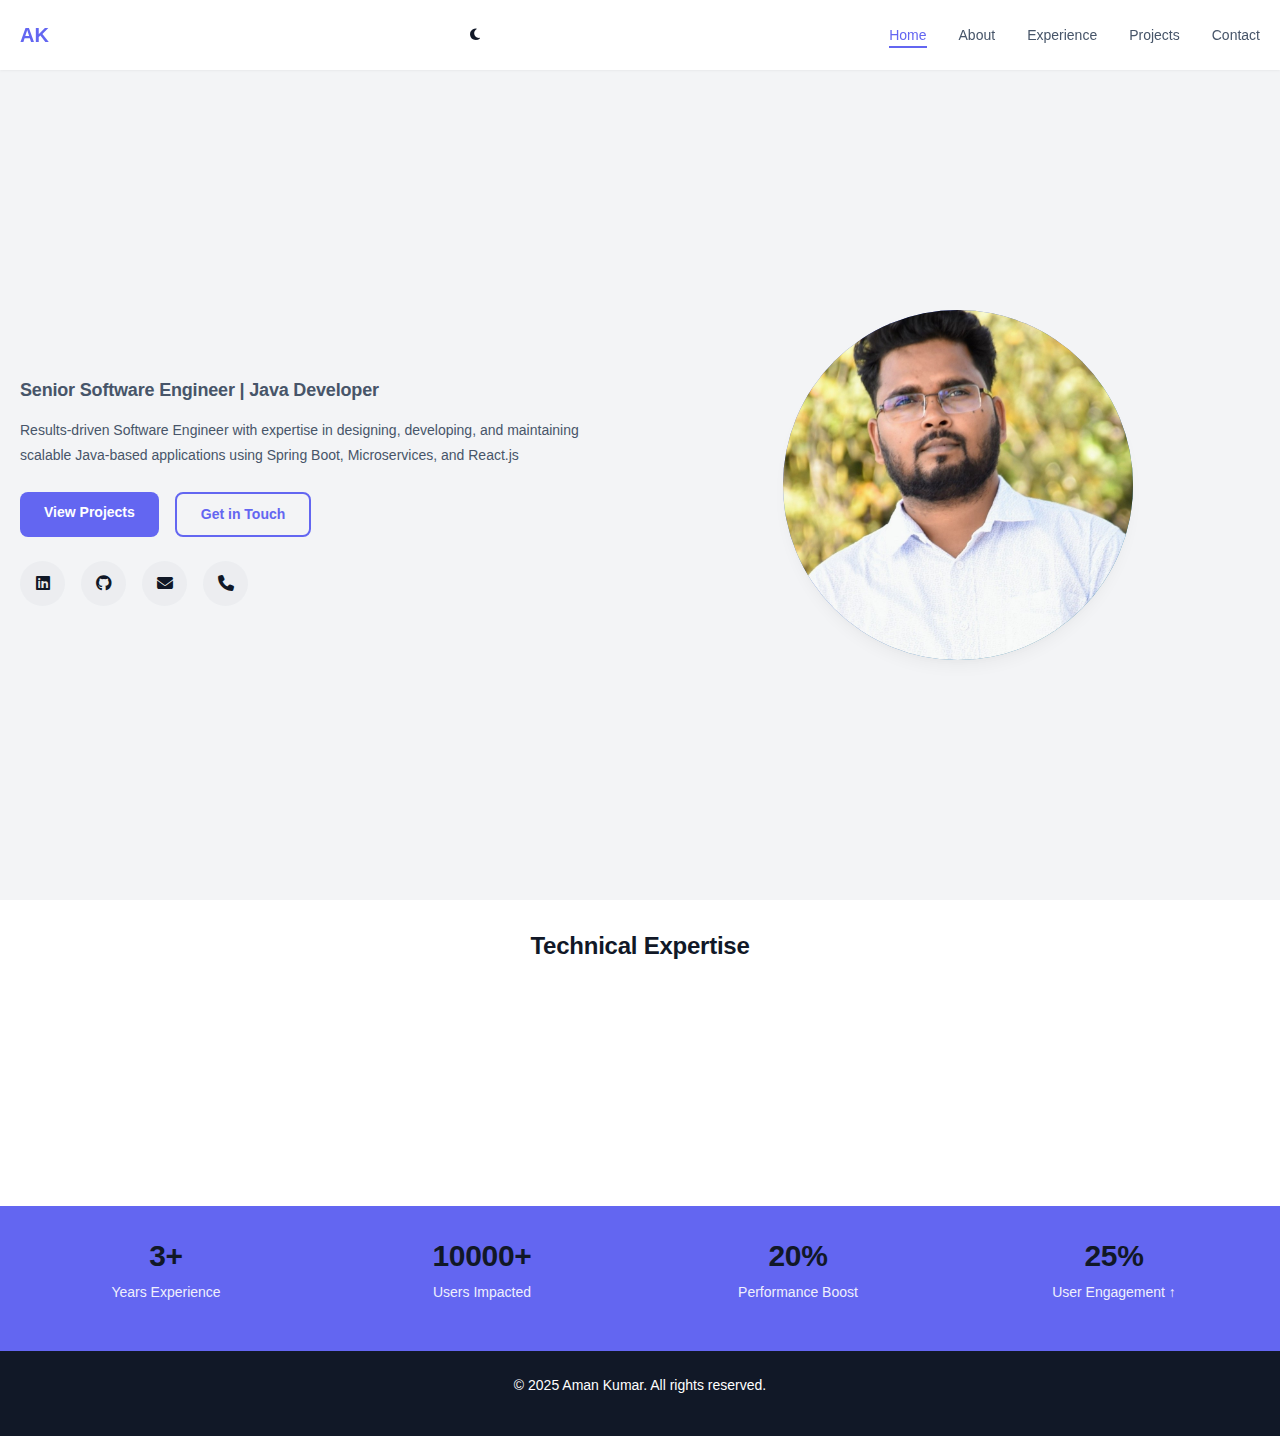
<file: index.html>
<!DOCTYPE html>
<html lang="en">
  <head>
    <meta charset="UTF-8" />
    <meta name="viewport" content="width=device-width, initial-scale=1.0" />
    <meta
      name="description"
      content="Aman Kumar - Senior Software Engineer & Java Developer Portfolio"
    />
    <title>Aman Kumar - Portfolio</title>
    <link rel="stylesheet" href="styles.css" />
    <link
      rel="stylesheet"
      href="https://cdnjs.cloudflare.com/ajax/libs/font-awesome/6.4.0/css/all.min.css"
    />
  </head>
  <body>
    <!-- Navigation -->
    <nav class="navbar" id="navbar">
      <div class="nav-container">
        <a href="index.html" class="logo">AK</a>
        <button class="menu-toggle" id="menuToggle">
          <span></span>
          <span></span>
          <span></span>
        </button>
        <button id="themeToggle" class="theme-toggle" aria-label="Toggle theme">
          <i class="fas fa-moon"></i>
        </button>
        <ul class="nav-menu" id="navMenu">
          <li><a href="index.html" class="nav-link active">Home</a></li>
          <li><a href="about.html" class="nav-link">About</a></li>
          <li><a href="experience.html" class="nav-link">Experience</a></li>
          <li><a href="projects.html" class="nav-link">Projects</a></li>
          <li><a href="contact.html" class="nav-link">Contact</a></li>
        </ul>
      </div>
    </nav>

    <!-- Hero Section -->
    <section class="hero">
      <div class="hero-content">
        <h1 class="hero-title">
          Hi, I'm <span class="highlight">Aman Kumar</span>
        </h1>
        <h2 class="hero-subtitle">Senior Software Engineer | Java Developer</h2>
        <p class="hero-description">
          Results-driven Software Engineer with expertise in designing,
          developing, and maintaining scalable Java-based applications using
          Spring Boot, Microservices, and React.js
        </p>
        <div class="hero-buttons">
          <a href="projects.html" class="btn btn-primary">View Projects</a>
          <a href="contact.html" class="btn btn-secondary">Get in Touch</a>
        </div>
        <div class="social-links">
          <a
            href="https://www.linkedin.com/in/ak9773"
            target="_blank"
            aria-label="LinkedIn"
          >
            <i class="fab fa-linkedin"></i>
          </a>
          <a
            href="https://github.com/AK9773"
            target="_blank"
            aria-label="GitHub"
          >
            <i class="fab fa-github"></i>
          </a>
          <a href="mailto:prajapatiaman445@gmail.com" aria-label="Email">
            <i class="fas fa-envelope"></i>
          </a>
          <a href="tel:+918394079588" aria-label="Phone">
            <i class="fas fa-phone"></i>
          </a>
        </div>
      </div>
      <div class="hero-image">
        <div class="profile-circle">
          <img src="aman.jpg" alt="Aman Kumar" class="avatar" />
        </div>
      </div>
    </section>

    <!-- Skills Overview -->
    <section class="skills-overview">
      <div class="container">
        <h2 class="section-title">Technical Expertise</h2>
        <div class="skills-grid">
          <div class="skill-card">
            <i class="fab fa-java"></i>
            <h3>Backend Development</h3>
            <p>Java, Spring Boot, Microservices, REST APIs</p>
          </div>
          <div class="skill-card">
            <i class="fab fa-react"></i>
            <h3>Frontend Development</h3>
            <p>React.js, Redux Toolkit, Angular, JavaScript</p>
          </div>
          <div class="skill-card">
            <i class="fas fa-database"></i>
            <h3>Databases</h3>
            <p>PostgreSQL, MySQL, MongoDB, Redis</p>
          </div>
          <div class="skill-card">
            <i class="fas fa-cloud"></i>
            <h3>Cloud & DevOps</h3>
            <p>AWS, Docker, Jenkins, CI/CD</p>
          </div>
        </div>
      </div>
    </section>

    <!-- Quick Stats -->
    <section class="stats">
      <div class="container">
        <div class="stats-grid">
          <div class="stat-item">
            <h3 class="stat-number">3+</h3>
            <p class="stat-label">Years Experience</p>
          </div>
          <div class="stat-item">
            <h3 class="stat-number">10000+</h3>
            <p class="stat-label">Users Impacted</p>
          </div>
          <div class="stat-item">
            <h3 class="stat-number">20%</h3>
            <p class="stat-label">Performance Boost</p>
          </div>
          <div class="stat-item">
            <h3 class="stat-number">25%</h3>
            <p class="stat-label">User Engagement ↑</p>
          </div>
        </div>
      </div>
    </section>

    <!-- Footer -->
    <footer class="footer">
      <div class="container">
        <p>&copy; 2025 Aman Kumar. All rights reserved.</p>
      </div>
    </footer>

    <script src="script.js"></script>
  </body>
</html>
</file>
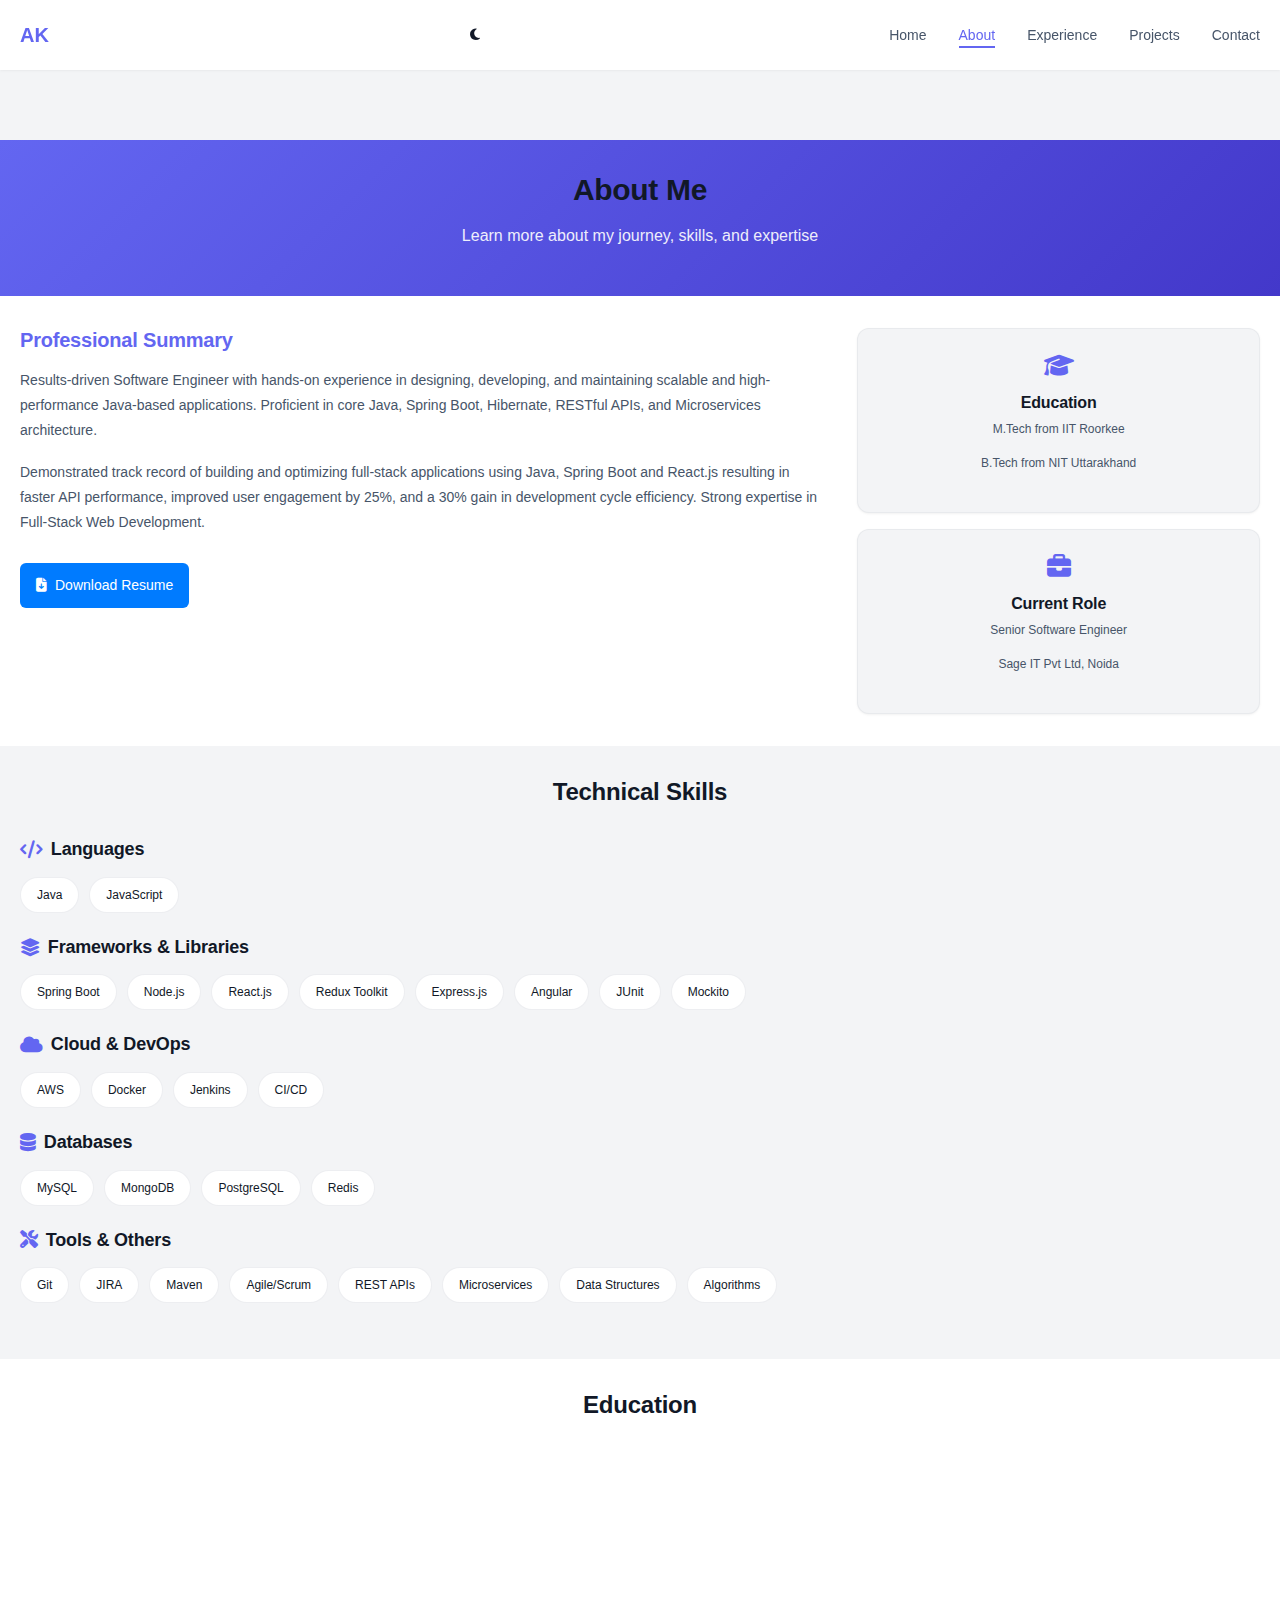
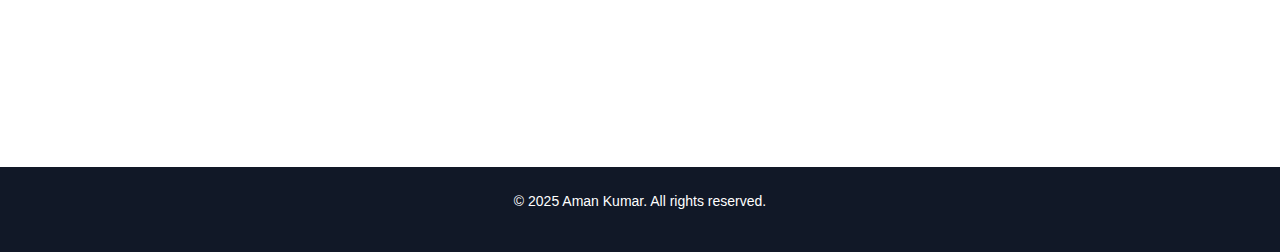
<file: about.html>
<!DOCTYPE html>
<html lang="en">
  <head>
    <meta charset="UTF-8" />
    <meta name="viewport" content="width=device-width, initial-scale=1.0" />
    <meta
      name="description"
      content="About Aman Kumar - Senior Software Engineer"
    />
    <title>About - Aman Kumar</title>
    <link rel="stylesheet" href="styles.css" />
    <link
      rel="stylesheet"
      href="https://cdnjs.cloudflare.com/ajax/libs/font-awesome/6.4.0/css/all.min.css"
    />
  </head>
  <body>
    <!-- Navigation -->
    <nav class="navbar" id="navbar">
      <div class="nav-container">
        <a href="index.html" class="logo">AK</a>
        <button class="menu-toggle" id="menuToggle">
          <span></span>
          <span></span>
          <span></span>
        </button>
        <button id="themeToggle" class="theme-toggle" aria-label="Toggle theme">
          <i class="fas fa-moon"></i>
        </button>
        <ul class="nav-menu" id="navMenu">
          <li><a href="index.html" class="nav-link">Home</a></li>
          <li><a href="about.html" class="nav-link active">About</a></li>
          <li><a href="experience.html" class="nav-link">Experience</a></li>
          <li><a href="projects.html" class="nav-link">Projects</a></li>
          <li><a href="contact.html" class="nav-link">Contact</a></li>
        </ul>
      </div>
    </nav>

    <!-- About Section -->
    <section class="page-header">
      <div class="container">
        <h1>About Me</h1>
        <p>Learn more about my journey, skills, and expertise</p>
      </div>
    </section>

    <section class="about-content">
      <div class="container">
        <div class="about-grid">
          <div class="about-text">
            <h2>Professional Summary</h2>
            <p>
              Results-driven Software Engineer with hands-on experience in
              designing, developing, and maintaining scalable and
              high-performance Java-based applications. Proficient in core Java,
              Spring Boot, Hibernate, RESTful APIs, and Microservices
              architecture.
            </p>
            <p>
              Demonstrated track record of building and optimizing full-stack
              applications using Java, Spring Boot and React.js resulting in
              faster API performance, improved user engagement by 25%, and a 30%
              gain in development cycle efficiency. Strong expertise in
              Full-Stack Web Development.
            </p>
            <p>
              <a
                href="Resume_Aman_Kumar_Java_Developer.pdf"
                download
                class="download-btn"
                style="
                  display: inline-block;
                  padding: 10px 16px;
                  background: #007bff;
                  color: #fff;
                  border-radius: 6px;
                  text-decoration: none;
                  margin-top: 12px;
                "
              >
                <i class="fas fa-file-arrow-down" style="margin-right: 8px"></i
                >Download Resume
              </a>
            </p>
          </div>
          <div class="about-highlights">
            <div class="highlight-card">
              <i class="fas fa-graduation-cap"></i>
              <h3>Education</h3>
              <p>M.Tech from IIT Roorkee</p>
              <p>B.Tech from NIT Uttarakhand</p>
            </div>
            <div class="highlight-card">
              <i class="fas fa-briefcase"></i>
              <h3>Current Role</h3>
              <p>Senior Software Engineer</p>
              <p>Sage IT Pvt Ltd, Noida</p>
            </div>
          </div>
        </div>
      </div>
    </section>

    <!-- Skills Section -->
    <section class="skills-detail">
      <div class="container">
        <h2 class="section-title">Technical Skills</h2>
        <div class="skills-category">
          <h3><i class="fas fa-code"></i> Languages</h3>
          <div class="skill-tags">
            <span class="skill-tag">Java</span>
            <span class="skill-tag">JavaScript</span>
          </div>
        </div>
        <div class="skills-category">
          <h3><i class="fas fa-layer-group"></i> Frameworks & Libraries</h3>
          <div class="skill-tags">
            <span class="skill-tag">Spring Boot</span>
            <span class="skill-tag">Node.js</span>
            <span class="skill-tag">React.js</span>
            <span class="skill-tag">Redux Toolkit</span>
            <span class="skill-tag">Express.js</span>
            <span class="skill-tag">Angular</span>
            <span class="skill-tag">JUnit</span>
            <span class="skill-tag">Mockito</span>
          </div>
        </div>
        <div class="skills-category">
          <h3><i class="fas fa-cloud"></i> Cloud & DevOps</h3>
          <div class="skill-tags">
            <span class="skill-tag">AWS</span>
            <span class="skill-tag">Docker</span>
            <span class="skill-tag">Jenkins</span>
            <span class="skill-tag">CI/CD</span>
          </div>
        </div>
        <div class="skills-category">
          <h3><i class="fas fa-database"></i> Databases</h3>
          <div class="skill-tags">
            <span class="skill-tag">MySQL</span>
            <span class="skill-tag">MongoDB</span>
            <span class="skill-tag">PostgreSQL</span>
            <span class="skill-tag">Redis</span>
          </div>
        </div>
        <div class="skills-category">
          <h3><i class="fas fa-tools"></i> Tools & Others</h3>
          <div class="skill-tags">
            <span class="skill-tag">Git</span>
            <span class="skill-tag">JIRA</span>
            <span class="skill-tag">Maven</span>
            <span class="skill-tag">Agile/Scrum</span>
            <span class="skill-tag">REST APIs</span>
            <span class="skill-tag">Microservices</span>
            <span class="skill-tag">Data Structures</span>
            <span class="skill-tag">Algorithms</span>
          </div>
        </div>
      </div>
    </section>

    <!-- Education Section -->
    <section class="education">
      <div class="container">
        <h2 class="section-title">Education</h2>
        <div class="education-grid">
          <div class="education-card">
            <div class="edu-icon">
              <i class="fas fa-university"></i>
            </div>
            <h3>Master of Technology</h3>
            <h4>Production and Industrial System Engineering</h4>
            <p class="edu-institution">
              Indian Institute of Technology, Roorkee
            </p>
            <p class="edu-duration">2019 - 2021</p>
            <p class="edu-grade">CGPA: 8.29</p>
          </div>
          <div class="education-card">
            <div class="edu-icon">
              <i class="fas fa-university"></i>
            </div>
            <h3>Bachelor of Technology</h3>
            <h4>Mechanical Engineering</h4>
            <p class="edu-institution">
              National Institute of Technology, Uttarakhand
            </p>
            <p class="edu-duration">2013 - 2017</p>
            <p class="edu-grade">CGPA: 7.48</p>
          </div>
        </div>
      </div>
    </section>

    <!-- Footer -->
    <footer class="footer">
      <div class="container">
        <p>&copy; 2025 Aman Kumar. All rights reserved.</p>
      </div>
    </footer>

    <script src="script.js"></script>
  </body>
</html>
</file>
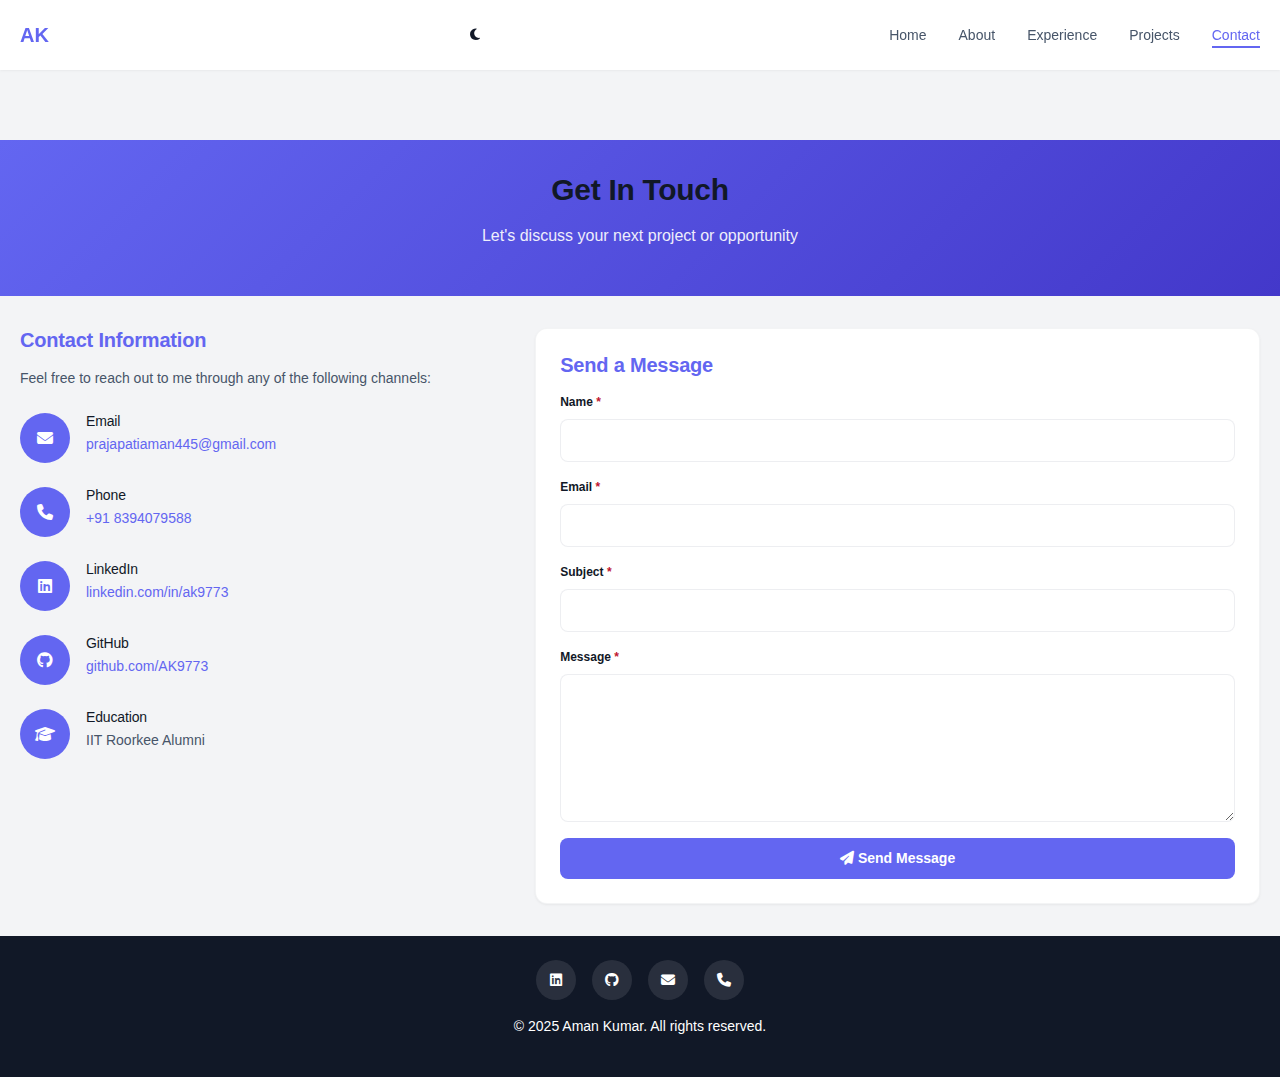
<file: contact.html>
<!DOCTYPE html>
<html lang="en">
  <head>
    <meta charset="UTF-8" />
    <meta name="viewport" content="width=device-width, initial-scale=1.0" />
    <meta
      name="description"
      content="Contact Aman Kumar - Senior Software Engineer"
    />
    <title>Contact - Aman Kumar</title>
    <link rel="stylesheet" href="styles.css" />
    <link
      rel="stylesheet"
      href="https://cdnjs.cloudflare.com/ajax/libs/font-awesome/6.4.0/css/all.min.css"
    />
  </head>
  <body>
    <!-- Navigation -->
    <nav class="navbar" id="navbar">
      <div class="nav-container">
        <a href="index.html" class="logo">AK</a>
        <button class="menu-toggle" id="menuToggle">
          <span></span>
          <span></span>
          <span></span>
        </button>
        <button id="themeToggle" class="theme-toggle" aria-label="Toggle theme">
          <i class="fas fa-moon"></i>
        </button>
        <ul class="nav-menu" id="navMenu">
          <li><a href="index.html" class="nav-link">Home</a></li>
          <li><a href="about.html" class="nav-link">About</a></li>
          <li><a href="experience.html" class="nav-link">Experience</a></li>
          <li><a href="projects.html" class="nav-link">Projects</a></li>
          <li><a href="contact.html" class="nav-link active">Contact</a></li>
        </ul>
      </div>
    </nav>

    <!-- Contact Section -->
    <section class="page-header">
      <div class="container">
        <h1>Get In Touch</h1>
        <p>Let's discuss your next project or opportunity</p>
      </div>
    </section>

    <section class="contact-section">
      <div class="container">
        <div class="contact-grid">
          <!-- Contact Information -->
          <div class="contact-info">
            <h2>Contact Information</h2>
            <p>
              Feel free to reach out to me through any of the following
              channels:
            </p>

            <div class="contact-item">
              <div class="contact-icon">
                <i class="fas fa-envelope"></i>
              </div>
              <div class="contact-details">
                <h3>Email</h3>
                <a href="mailto:prajapatiaman445@gmail.com"
                  >prajapatiaman445@gmail.com</a
                >
              </div>
            </div>

            <div class="contact-item">
              <div class="contact-icon">
                <i class="fas fa-phone"></i>
              </div>
              <div class="contact-details">
                <h3>Phone</h3>
                <a href="tel:+918394079588">+91 8394079588</a>
              </div>
            </div>

            <div class="contact-item">
              <div class="contact-icon">
                <i class="fab fa-linkedin"></i>
              </div>
              <div class="contact-details">
                <h3>LinkedIn</h3>
                <a href="https://www.linkedin.com/in/ak9773" target="_blank"
                  >linkedin.com/in/ak9773</a
                >
              </div>
            </div>

            <div class="contact-item">
              <div class="contact-icon">
                <i class="fab fa-github"></i>
              </div>
              <div class="contact-details">
                <h3>GitHub</h3>
                <a href="https://github.com/AK9773" target="_blank"
                  >github.com/AK9773</a
                >
              </div>
            </div>

            <div class="contact-item">
              <div class="contact-icon">
                <i class="fas fa-graduation-cap"></i>
              </div>
              <div class="contact-details">
                <h3>Education</h3>
                <p>IIT Roorkee Alumni</p>
              </div>
            </div>
          </div>

          <!-- Contact Form -->
          <div class="contact-form-wrapper">
            <h2>Send a Message</h2>
            <form id="contactForm" class="contact-form">
              <div class="form-group">
                <label for="name">Name <span class="required">*</span></label>
                <input
                  type="text"
                  id="name"
                  name="name"
                  class="form-control"
                  required
                />
              </div>

              <div class="form-group">
                <label for="email">Email <span class="required">*</span></label>
                <input
                  type="email"
                  id="email"
                  name="email"
                  class="form-control"
                  required
                />
              </div>

              <div class="form-group">
                <label for="subject"
                  >Subject <span class="required">*</span></label
                >
                <input
                  type="text"
                  id="subject"
                  name="subject"
                  class="form-control"
                  required
                />
              </div>

              <div class="form-group">
                <label for="message"
                  >Message <span class="required">*</span></label
                >
                <textarea
                  id="message"
                  name="message"
                  class="form-control"
                  rows="6"
                  required
                ></textarea>
              </div>

              <button type="submit" class="btn btn-primary btn-full-width">
                <i class="fas fa-paper-plane"></i> Send Message
              </button>
            </form>
            <div id="formMessage" class="form-message"></div>
          </div>
        </div>
      </div>
    </section>

    <!-- Footer -->
    <footer class="footer">
      <div class="container">
        <div class="footer-content">
          <div class="footer-social">
            <a
              href="https://www.linkedin.com/in/ak9773"
              target="_blank"
              aria-label="LinkedIn"
            >
              <i class="fab fa-linkedin"></i>
            </a>
            <a
              href="https://github.com/AK9773"
              target="_blank"
              aria-label="GitHub"
            >
              <i class="fab fa-github"></i>
            </a>
            <a href="mailto:prajapatiaman445@gmail.com" aria-label="Email">
              <i class="fas fa-envelope"></i>
            </a>
            <a href="tel:+918394079588" aria-label="Phone">
              <i class="fas fa-phone"></i>
            </a>
          </div>
          <p>&copy; 2025 Aman Kumar. All rights reserved.</p>
        </div>
      </div>
    </footer>

    <script src="script.js"></script>
  </body>
</html>
</file>
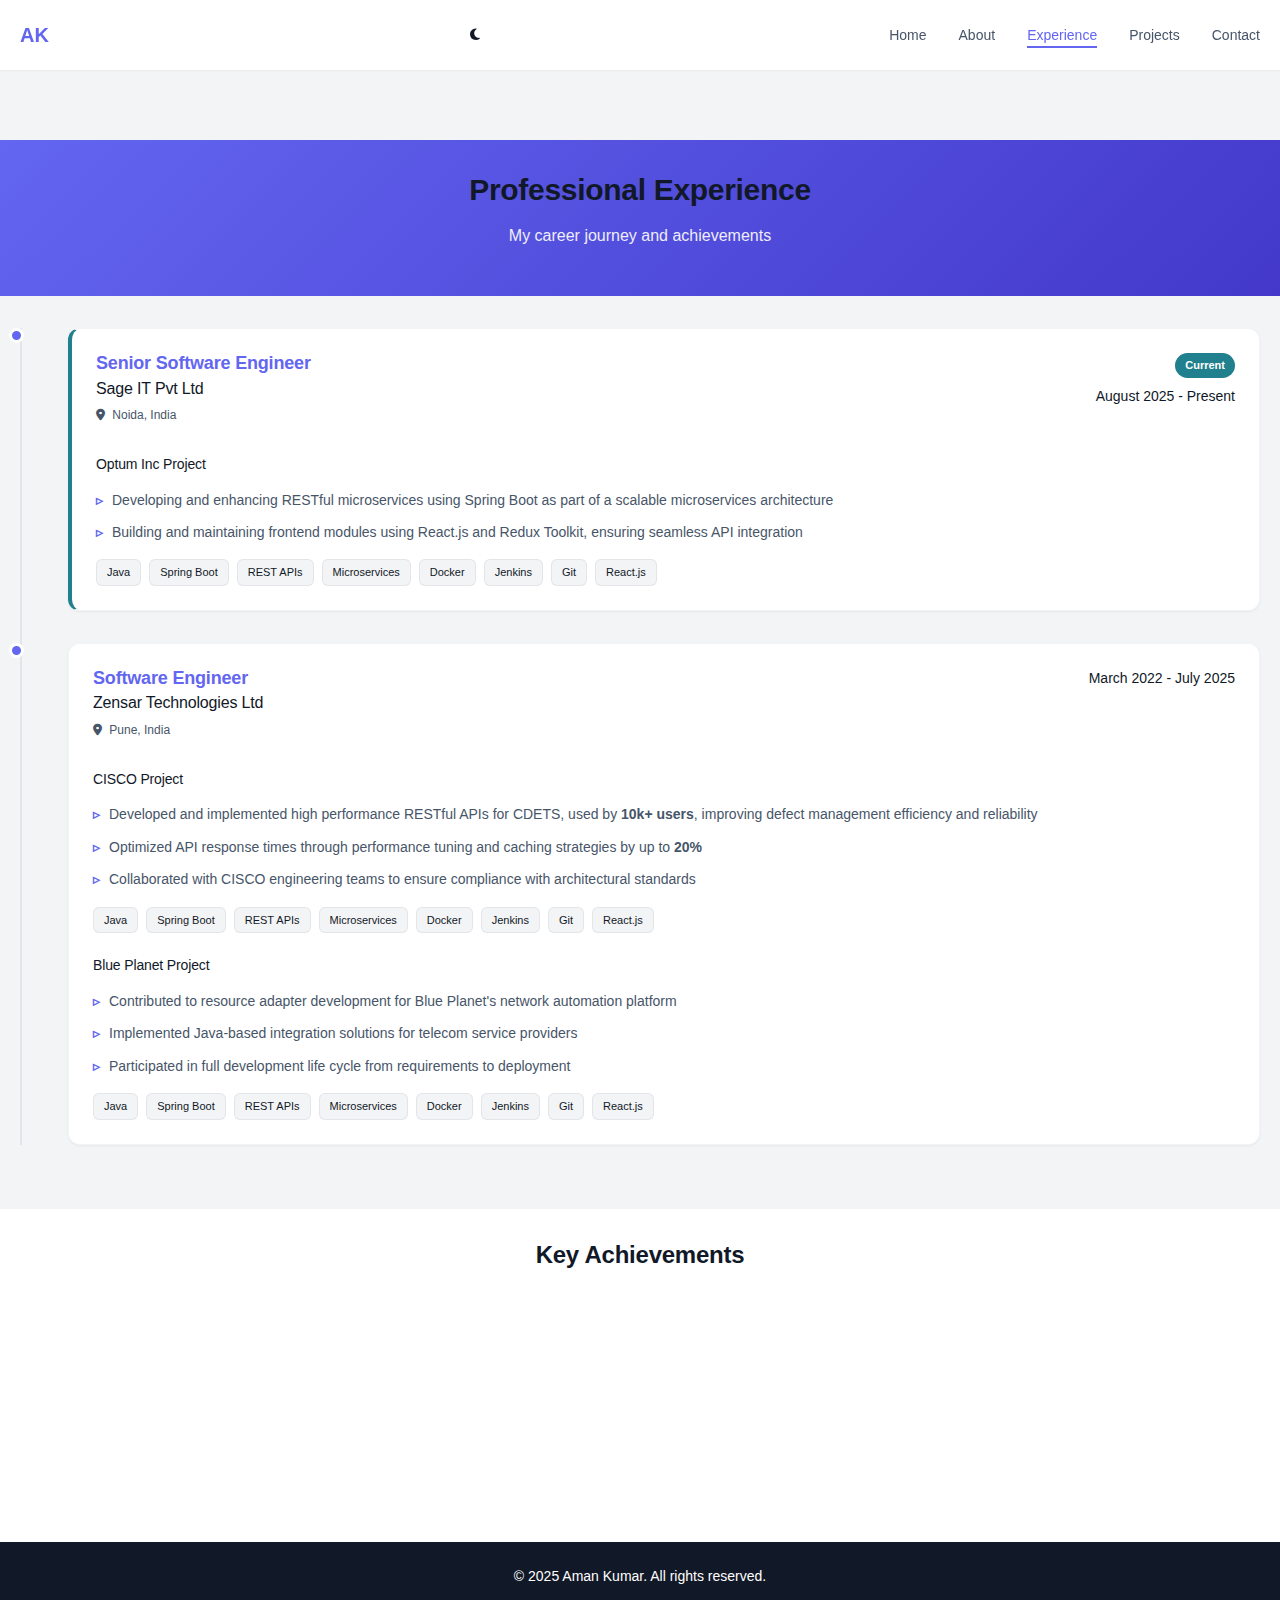
<file: experience.html>
<!DOCTYPE html>
<html lang="en">
  <head>
    <meta charset="UTF-8" />
    <meta name="viewport" content="width=device-width, initial-scale=1.0" />
    <meta name="description" content="Work Experience - Aman Kumar" />
    <title>Experience - Aman Kumar</title>
    <link rel="stylesheet" href="styles.css" />
    <link
      rel="stylesheet"
      href="https://cdnjs.cloudflare.com/ajax/libs/font-awesome/6.4.0/css/all.min.css"
    />
  </head>
  <body>
    <!-- Navigation -->
    <nav class="navbar" id="navbar">
      <div class="nav-container">
        <a href="index.html" class="logo">AK</a>
        <button class="menu-toggle" id="menuToggle">
          <span></span>
          <span></span>
          <span></span>
        </button>
        <button id="themeToggle" class="theme-toggle" aria-label="Toggle theme">
          <i class="fas fa-moon"></i>
        </button>
        <ul class="nav-menu" id="navMenu">
          <li><a href="index.html" class="nav-link">Home</a></li>
          <li><a href="about.html" class="nav-link">About</a></li>
          <li>
            <a href="experience.html" class="nav-link active">Experience</a>
          </li>
          <li><a href="projects.html" class="nav-link">Projects</a></li>
          <li><a href="contact.html" class="nav-link">Contact</a></li>
        </ul>
      </div>
    </nav>

    <!-- Experience Section -->
    <section class="page-header">
      <div class="container">
        <h1>Professional Experience</h1>
        <p>My career journey and achievements</p>
      </div>
    </section>

    <section class="experience-section">
      <div class="container">
        <div class="timeline">
          <!-- Current Role -->
          <div class="timeline-item">
            <div class="timeline-marker"></div>
            <div class="timeline-content">
              <div class="experience-card current">
                <div class="exp-header">
                  <div>
                    <h3>Senior Software Engineer</h3>
                    <h4>Sage IT Pvt Ltd</h4>
                    <p class="location">
                      <i class="fas fa-map-marker-alt"></i> Noida, India
                    </p>
                  </div>
                  <div class="exp-duration">
                    <span class="badge badge-current">Current</span>
                    <p>August 2025 - Present</p>
                  </div>
                </div>
                <div class="exp-body">
                  <h5>Optum Inc Project</h5>
                  <ul>
                    <li>
                      Developing and enhancing RESTful microservices using
                      Spring Boot as part of a scalable microservices
                      architecture
                    </li>
                    <li>
                      Building and maintaining frontend modules using React.js
                      and Redux Toolkit, ensuring seamless API integration
                    </li>
                  </ul>
                  <div class="tech-stack">
                    <span class="tech-badge">Java</span>
                    <span class="tech-badge">Spring Boot</span>
                    <span class="tech-badge">REST APIs</span>
                    <span class="tech-badge">Microservices</span>
                    <span class="tech-badge">Docker</span>
                    <span class="tech-badge">Jenkins</span>
                    <span class="tech-badge">Git</span>
                    <span class="tech-badge">React.js</span>
                  </div>
                </div>
              </div>
            </div>
          </div>

          <!-- Previous Role -->
          <div class="timeline-item">
            <div class="timeline-marker"></div>
            <div class="timeline-content">
              <div class="experience-card">
                <div class="exp-header">
                  <div>
                    <h3>Software Engineer</h3>
                    <h4>Zensar Technologies Ltd</h4>
                    <p class="location">
                      <i class="fas fa-map-marker-alt"></i> Pune, India
                    </p>
                  </div>
                  <div class="exp-duration">
                    <p>March 2022 - July 2025</p>
                  </div>
                </div>
                <div class="exp-body">
                  <h5>CISCO Project</h5>
                  <ul>
                    <li>
                      Developed and implemented high performance RESTful APIs
                      for CDETS, used by <strong>10k+ users</strong>, improving
                      defect management efficiency and reliability
                    </li>
                    <li>
                      Optimized API response times through performance tuning
                      and caching strategies by up to <strong>20%</strong>
                    </li>
                    <li>
                      Collaborated with CISCO engineering teams to ensure
                      compliance with architectural standards
                    </li>
                  </ul>
                  <div class="tech-stack">
                    <span class="tech-badge">Java</span>
                    <span class="tech-badge">Spring Boot</span>
                    <span class="tech-badge">REST APIs</span>
                    <span class="tech-badge">Microservices</span>
                    <span class="tech-badge">Docker</span>
                    <span class="tech-badge">Jenkins</span>
                    <span class="tech-badge">Git</span>
                    <span class="tech-badge">React.js</span>
                  </div>

                  <h5 class="project-spacing">Blue Planet Project</h5>
                  <ul>
                    <li>
                      Contributed to resource adapter development for Blue
                      Planet's network automation platform
                    </li>
                    <li>
                      Implemented Java-based integration solutions for telecom
                      service providers
                    </li>
                    <li>
                      Participated in full development life cycle from
                      requirements to deployment
                    </li>
                  </ul>
                  <div class="tech-stack">
                    <span class="tech-badge">Java</span>
                    <span class="tech-badge">Spring Boot</span>
                    <span class="tech-badge">REST APIs</span>
                    <span class="tech-badge">Microservices</span>
                    <span class="tech-badge">Docker</span>
                    <span class="tech-badge">Jenkins</span>
                    <span class="tech-badge">Git</span>
                    <span class="tech-badge">React.js</span>
                  </div>
                </div>
              </div>
            </div>
          </div>
        </div>
      </div>
    </section>

    <!-- Key Achievements -->
    <section class="achievements">
      <div class="container">
        <h2 class="section-title">Key Achievements</h2>
        <div class="achievements-grid">
          <div class="achievement-card">
            <div class="achievement-icon">
              <i class="fas fa-users"></i>
            </div>
            <h3>10000+</h3>
            <p>Users Served</p>
            <span>RESTful APIs for CDETS</span>
          </div>
          <div class="achievement-card">
            <div class="achievement-icon">
              <i class="fas fa-tachometer-alt"></i>
            </div>
            <h3>20%</h3>
            <p>Performance Boost</p>
            <span>API Response Time Optimization</span>
          </div>
          <div class="achievement-card">
            <div class="achievement-icon">
              <i class="fas fa-chart-line"></i>
            </div>
            <h3>25%</h3>
            <p>User Engagement</p>
            <span>Improved Through Full-Stack Solutions</span>
          </div>
          <div class="achievement-card">
            <div class="achievement-icon">
              <i class="fas fa-rocket"></i>
            </div>
            <h3>30%</h3>
            <p>Dev Cycle Efficiency</p>
            <span>Gained Through Optimization</span>
          </div>
        </div>
      </div>
    </section>

    <!-- Footer -->
    <footer class="footer">
      <div class="container">
        <p>&copy; 2025 Aman Kumar. All rights reserved.</p>
      </div>
    </footer>

    <script src="script.js"></script>
  </body>
</html>
</file>
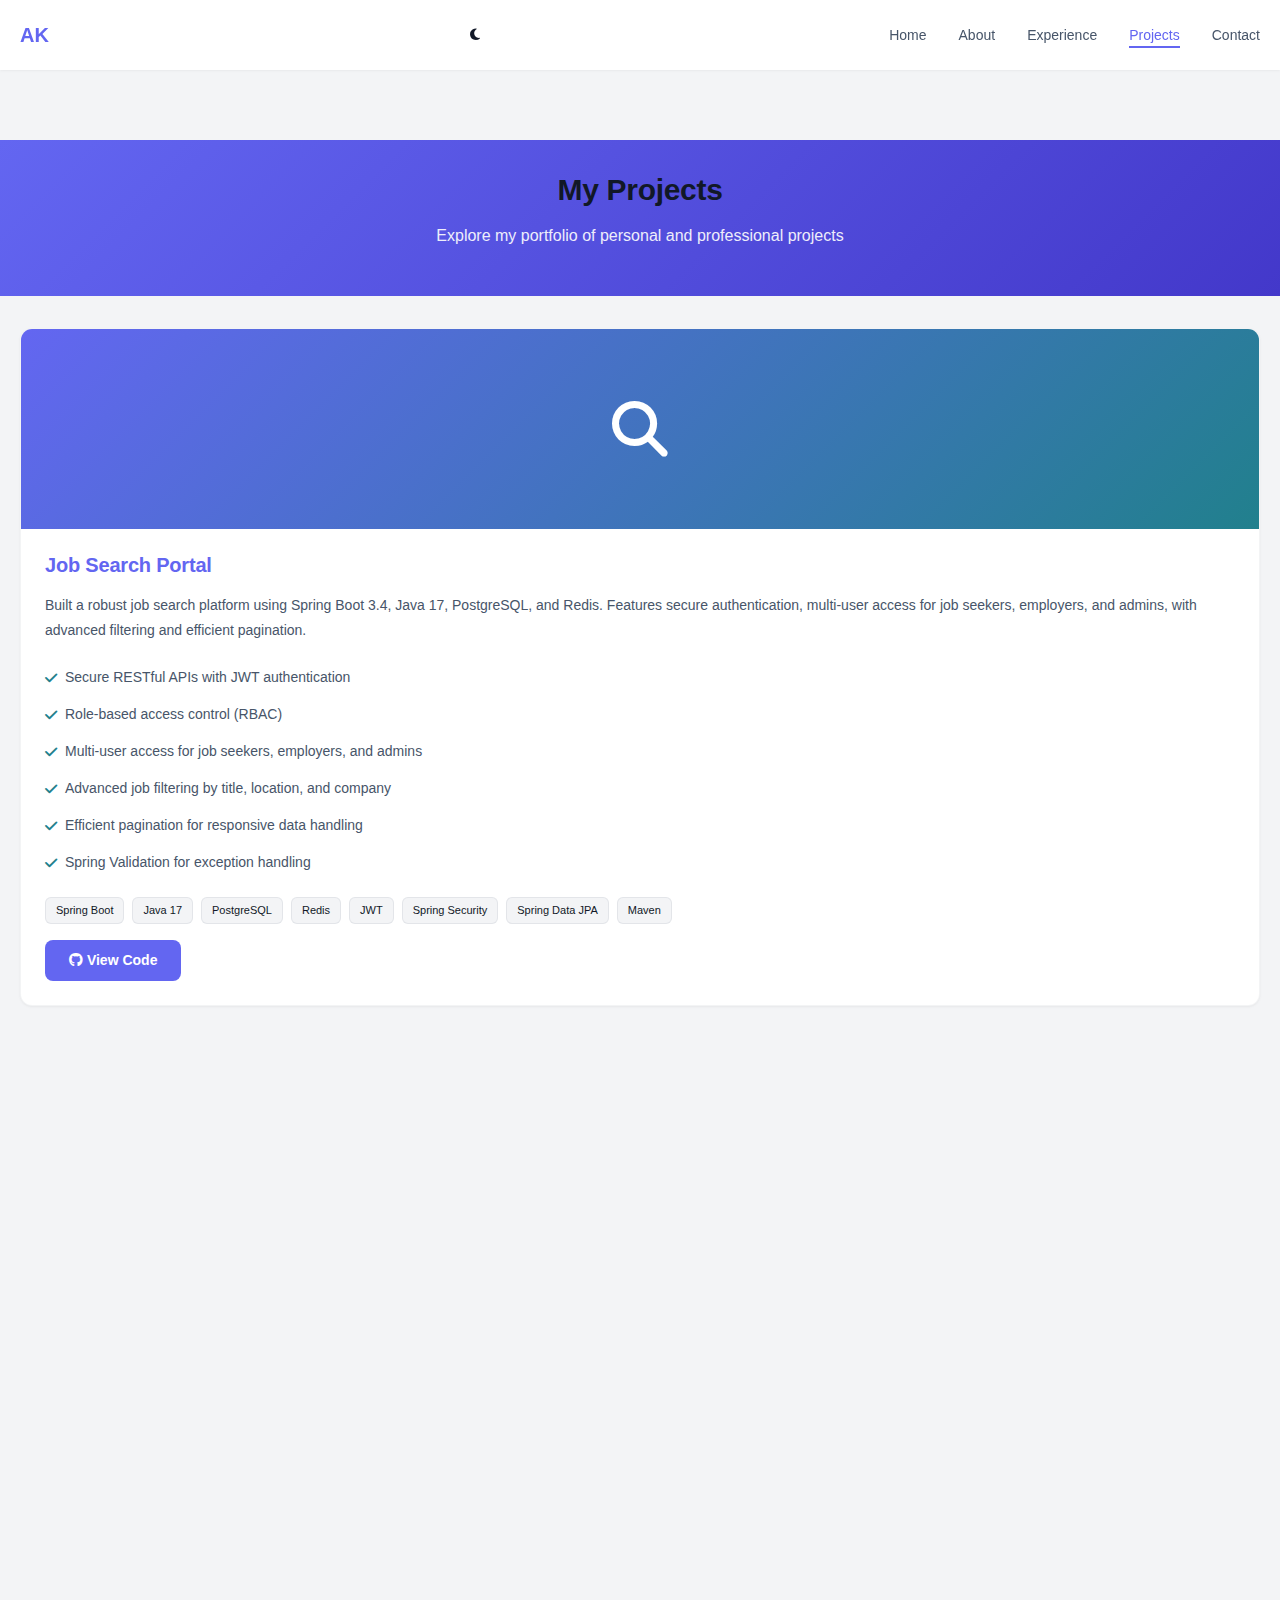
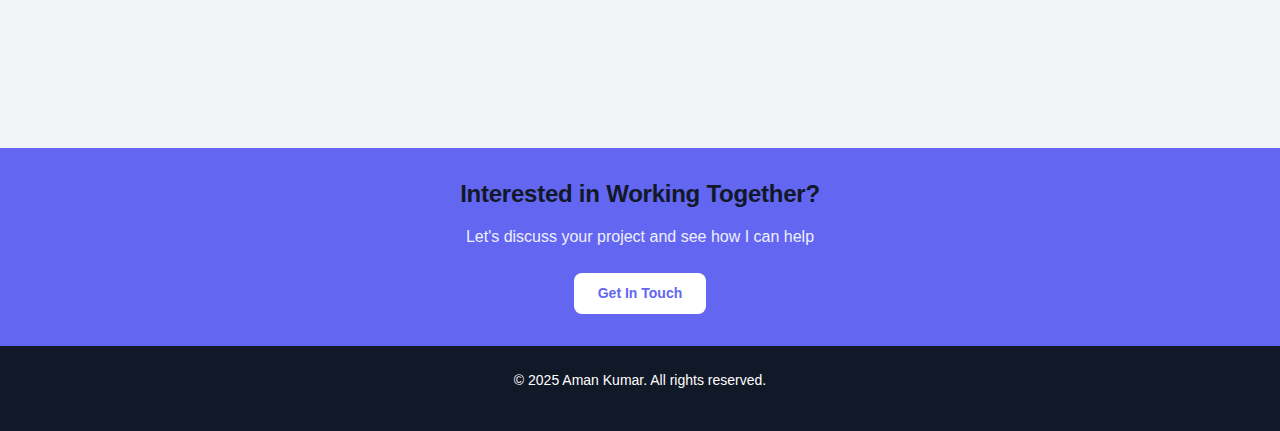
<file: projects.html>
<!DOCTYPE html>
<html lang="en">
  <head>
    <meta charset="UTF-8" />
    <meta name="viewport" content="width=device-width, initial-scale=1.0" />
    <meta name="description" content="Projects - Aman Kumar" />
    <title>Projects - Aman Kumar</title>
    <link rel="stylesheet" href="styles.css" />
    <link
      rel="stylesheet"
      href="https://cdnjs.cloudflare.com/ajax/libs/font-awesome/6.4.0/css/all.min.css"
    />
  </head>
  <body>
    <!-- Navigation -->
    <nav class="navbar" id="navbar">
      <div class="nav-container">
        <a href="index.html" class="logo">AK</a>
        <button class="menu-toggle" id="menuToggle">
          <span></span>
          <span></span>
          <span></span>
        </button>
        <button id="themeToggle" class="theme-toggle" aria-label="Toggle theme">
          <i class="fas fa-moon"></i>
        </button>
        <ul class="nav-menu" id="navMenu">
          <li><a href="index.html" class="nav-link">Home</a></li>
          <li><a href="about.html" class="nav-link">About</a></li>
          <li><a href="experience.html" class="nav-link">Experience</a></li>
          <li><a href="projects.html" class="nav-link active">Projects</a></li>
          <li><a href="contact.html" class="nav-link">Contact</a></li>
        </ul>
      </div>
    </nav>

    <!-- Projects Section -->
    <section class="page-header">
      <div class="container">
        <h1>My Projects</h1>
        <p>Explore my portfolio of personal and professional projects</p>
      </div>
    </section>

    <section class="projects-section">
      <div class="container">
        <div class="projects-grid">
          <!-- Project 1: Job Search Portal -->
          <div class="project-card">
            <div class="project-image">
              <i class="fas fa-search"></i>
            </div>
            <div class="project-content">
              <h3>Job Search Portal</h3>
              <p class="project-description">
                Built a robust job search platform using Spring Boot 3.4, Java
                17, PostgreSQL, and Redis. Features secure authentication,
                multi-user access for job seekers, employers, and admins, with
                advanced filtering and efficient pagination.
              </p>
              <ul class="project-features">
                <li>
                  <i class="fas fa-check"></i> Secure RESTful APIs with JWT
                  authentication
                </li>
                <li>
                  <i class="fas fa-check"></i> Role-based access control (RBAC)
                </li>
                <li>
                  <i class="fas fa-check"></i> Multi-user access for job
                  seekers, employers, and admins
                </li>
                <li>
                  <i class="fas fa-check"></i> Advanced job filtering by title,
                  location, and company
                </li>
                <li>
                  <i class="fas fa-check"></i> Efficient pagination for
                  responsive data handling
                </li>
                <li>
                  <i class="fas fa-check"></i> Spring Validation for exception
                  handling
                </li>
              </ul>
              <div class="project-tech">
                <span class="tech-badge">Spring Boot</span>
                <span class="tech-badge">Java 17</span>
                <span class="tech-badge">PostgreSQL</span>
                <span class="tech-badge">Redis</span>
                <span class="tech-badge">JWT</span>
                <span class="tech-badge">Spring Security</span>
                <span class="tech-badge">Spring Data JPA</span>
                <span class="tech-badge">Maven</span>
              </div>
              <div class="project-links">
                <a
                  href="https://github.com/AK9773/job-search-portal"
                  target="_blank"
                  class="btn btn-primary"
                >
                  <i class="fab fa-github"></i> View Code
                </a>
              </div>
            </div>
          </div>

          <!-- Project 2: E-Commerce Application -->
          <div class="project-card">
            <div class="project-image">
              <i class="fas fa-shopping-cart"></i>
            </div>
            <div class="project-content">
              <h3>E-Commerce Web Application</h3>
              <p class="project-description">
                Built a full-featured e-commerce web application from scratch
                using the MERN stack. Implemented secure user authentication,
                product catalogue management, shopping cart functionality, and
                checkout flows with responsive design.
              </p>
              <ul class="project-features">
                <li>
                  <i class="fas fa-check"></i> Secure user authentication and
                  authorization with JWT
                </li>
                <li>
                  <i class="fas fa-check"></i> Complete product catalogue
                  management
                </li>
                <li>
                  <i class="fas fa-check"></i> Shopping cart and checkout flows
                </li>
                <li>
                  <i class="fas fa-check"></i> Responsive design for all devices
                </li>
                <li>
                  <i class="fas fa-check"></i> State management with Redux
                </li>
                <li><i class="fas fa-check"></i> RESTful API architecture</li>
              </ul>
              <div class="project-tech">
                <span class="tech-badge">MongoDB</span>
                <span class="tech-badge">Express.js</span>
                <span class="tech-badge">React.js</span>
                <span class="tech-badge">Node.js</span>
                <span class="tech-badge">JWT</span>
                <span class="tech-badge">Redux</span>
              </div>
              <div class="project-links">
                <a
                  href="https://github.com/AK9773/e-commerce-app-using-MERN"
                  target="_blank"
                  class="btn btn-primary"
                >
                  <i class="fab fa-github"></i> View Code
                </a>
              </div>
            </div>
          </div>
        </div>
      </div>
    </section>

    <!-- Call to Action -->
    <section class="cta-section">
      <div class="container">
        <h2>Interested in Working Together?</h2>
        <p>Let's discuss your project and see how I can help</p>
        <a href="contact.html" class="btn btn-primary">Get In Touch</a>
      </div>
    </section>

    <!-- Footer -->
    <footer class="footer">
      <div class="container">
        <p>&copy; 2025 Aman Kumar. All rights reserved.</p>
      </div>
    </footer>

    <script src="script.js"></script>
  </body>
</html>
</file>
<file: styles.css>
:root {
  /* Primitive Color Tokens */
  --color-white: rgba(255, 255, 255, 1);
  --color-black: rgba(0, 0, 0, 1);
  --color-cream-50: rgba(252, 252, 249, 1);
  --color-cream-100: rgba(255, 255, 253, 1);
  --color-gray-200: rgba(245, 245, 245, 1);
  --color-gray-300: rgba(167, 169, 169, 1);
  --color-gray-400: rgba(119, 124, 124, 1);
  --color-slate-500: rgba(98, 108, 113, 1);
  --color-brown-600: rgba(94, 82, 64, 1);
  --color-charcoal-700: rgba(31, 33, 33, 1);
  --color-charcoal-800: rgba(38, 40, 40, 1);
  --color-slate-900: rgba(19, 52, 59, 1);
  --color-teal-300: rgba(50, 184, 198, 1);
  --color-teal-400: rgba(45, 166, 178, 1);
  --color-teal-500: rgba(33, 128, 141, 1);
  --color-teal-600: rgba(29, 116, 128, 1);
  --color-teal-700: rgba(26, 104, 115, 1);
  --color-teal-800: rgba(41, 150, 161, 1);
  --color-red-400: rgba(255, 84, 89, 1);
  --color-red-500: rgba(192, 21, 47, 1);
  --color-orange-400: rgba(230, 129, 97, 1);
  --color-orange-500: rgba(168, 75, 47, 1);

  /* RGB versions for opacity control */
  --color-brown-600-rgb: 94, 82, 64;
  --color-teal-500-rgb: 33, 128, 141;
  --color-slate-900-rgb: 19, 52, 59;
  --color-slate-500-rgb: 98, 108, 113;
  --color-red-500-rgb: 192, 21, 47;
  --color-red-400-rgb: 255, 84, 89;
  --color-orange-500-rgb: 168, 75, 47;
  --color-orange-400-rgb: 230, 129, 97;

  /* Background color tokens (Light Mode) */
  --color-bg-1: rgba(59, 130, 246, 0.08); /* Light blue */
  --color-bg-2: rgba(245, 158, 11, 0.08); /* Light yellow */
  --color-bg-3: rgba(34, 197, 94, 0.08); /* Light green */
  --color-bg-4: rgba(239, 68, 68, 0.08); /* Light red */
  --color-bg-5: rgba(147, 51, 234, 0.08); /* Light purple */
  --color-bg-6: rgba(249, 115, 22, 0.08); /* Light orange */
  --color-bg-7: rgba(236, 72, 153, 0.08); /* Light pink */
  --color-bg-8: rgba(6, 182, 212, 0.08); /* Light cyan */

  /* Semantic Color Tokens (Light Mode) */
  /* Gray-first theme for light mode (lighter default values) */
  --color-background: rgba(
    243,
    244,
    246,
    1
  ); /* light gray page bg (gray-100) */
  --color-surface: rgba(255, 255, 255, 1); /* white surfaces / cards */
  --color-text: rgba(17, 24, 39, 1); /* dark gray (gray-900) */
  --color-text-secondary: rgba(71, 85, 105, 1); /* slate-ish secondary text */
  /* New primary palette (indigo) to contrast with gray background */
  --color-primary: rgba(99, 102, 241, 1); /* indigo-500 */
  --color-primary-hover: rgba(79, 70, 229, 1); /* indigo-600 */
  --color-primary-active: rgba(67, 56, 202, 1); /* indigo-700 */
  --color-secondary: rgba(156, 163, 175, 0.08); /* subtle gray secondary bg */
  --color-secondary-hover: rgba(156, 163, 175, 0.16);
  --color-secondary-active: rgba(156, 163, 175, 0.24);
  --color-border: rgba(156, 163, 175, 0.18);
  --color-btn-primary-text: var(--color-white);
  --color-card-border: rgba(156, 163, 175, 0.12);
  --color-card-border-inner: rgba(var(--color-brown-600-rgb), 0.12);
  --color-error: var(--color-red-500);
  --color-success: var(--color-teal-500);
  --color-warning: var(--color-orange-500);
  --color-info: var(--color-slate-500);
  --color-focus-ring: rgba(var(--color-teal-500-rgb), 0.4);
  --color-select-caret: rgba(var(--color-slate-900-rgb), 0.8);

  /* Common style patterns */
  --focus-ring: 0 0 0 3px var(--color-focus-ring);
  --focus-outline: 2px solid var(--color-primary);
  --status-bg-opacity: 0.15;
  --status-border-opacity: 0.25;
  --select-caret-light: url("data:image/svg+xml,%3Csvg xmlns='http://www.w3.org/2000/svg' width='16' height='16' viewBox='0 0 24 24' fill='none' stroke='%23134252' stroke-width='2' stroke-linecap='round' stroke-linejoin='round'%3E%3Cpolyline points='6 9 12 15 18 9'%3E%3C/polyline%3E%3C/svg%3E");
  --select-caret-dark: url("data:image/svg+xml,%3Csvg xmlns='http://www.w3.org/2000/svg' width='16' height='16' viewBox='0 0 24 24' fill='none' stroke='%23f5f5f5' stroke-width='2' stroke-linecap='round' stroke-linejoin='round'%3E%3Cpolyline points='6 9 12 15 18 9'%3E%3C/polyline%3E%3C/svg%3E");

  /* RGB versions for opacity control */
  --color-success-rgb: 33, 128, 141;
  --color-error-rgb: 192, 21, 47;
  --color-warning-rgb: 168, 75, 47;
  --color-info-rgb: 98, 108, 113;

  /* Typography */
  --font-family-base: "FKGroteskNeue", "Geist", "Inter", -apple-system,
    BlinkMacSystemFont, "Segoe UI", Roboto, sans-serif;
  --font-family-mono: "Berkeley Mono", ui-monospace, SFMono-Regular, Menlo,
    Monaco, Consolas, monospace;
  --font-size-xs: 11px;
  --font-size-sm: 12px;
  --font-size-base: 14px;
  --font-size-md: 14px;
  --font-size-lg: 16px;
  --font-size-xl: 18px;
  --font-size-2xl: 20px;
  --font-size-3xl: 24px;
  --font-size-4xl: 30px;
  --font-weight-normal: 400;
  --font-weight-medium: 500;
  --font-weight-semibold: 550;
  --font-weight-bold: 600;
  --line-height-tight: 1.2;
  --line-height-normal: 1.5;
  --letter-spacing-tight: -0.01em;

  /* Spacing */
  --space-0: 0;
  --space-1: 1px;
  --space-2: 2px;
  --space-4: 4px;
  --space-6: 6px;
  --space-8: 8px;
  --space-10: 10px;
  --space-12: 12px;
  --space-16: 16px;
  --space-20: 20px;
  --space-24: 24px;
  --space-32: 32px;

  /* Border Radius */
  --radius-sm: 6px;
  --radius-base: 8px;
  --radius-md: 10px;
  --radius-lg: 12px;
  --radius-full: 9999px;

  /* Shadows */
  --shadow-xs: 0 1px 2px rgba(0, 0, 0, 0.02);
  --shadow-sm: 0 1px 3px rgba(0, 0, 0, 0.04), 0 1px 2px rgba(0, 0, 0, 0.02);
  --shadow-md: 0 4px 6px -1px rgba(0, 0, 0, 0.04),
    0 2px 4px -1px rgba(0, 0, 0, 0.02);
  --shadow-lg: 0 10px 15px -3px rgba(0, 0, 0, 0.04),
    0 4px 6px -2px rgba(0, 0, 0, 0.02);
  --shadow-inset-sm: inset 0 1px 0 rgba(255, 255, 255, 0.15),
    inset 0 -1px 0 rgba(0, 0, 0, 0.03);

  /* Animation */
  --duration-fast: 150ms;
  --duration-normal: 250ms;
  --ease-standard: cubic-bezier(0.16, 1, 0.3, 1);

  /* Layout */
  --container-sm: 640px;
  --container-md: 768px;
  --container-lg: 1024px;
  --container-xl: 1280px;
}

/* Dark mode colors */
@media (prefers-color-scheme: dark) {
  :root {
    /* RGB versions for opacity control (Dark Mode) */
    --color-gray-400-rgb: 119, 124, 124;
    --color-teal-300-rgb: 50, 184, 198;
    --color-gray-300-rgb: 167, 169, 169;
    --color-gray-200-rgb: 245, 245, 245;

    /* Background color tokens (Dark Mode) */
    --color-bg-1: rgba(29, 78, 216, 0.15); /* Dark blue */
    --color-bg-2: rgba(180, 83, 9, 0.15); /* Dark yellow */
    --color-bg-3: rgba(21, 128, 61, 0.15); /* Dark green */
    --color-bg-4: rgba(185, 28, 28, 0.15); /* Dark red */
    --color-bg-5: rgba(107, 33, 168, 0.15); /* Dark purple */
    --color-bg-6: rgba(194, 65, 12, 0.15); /* Dark orange */
    --color-bg-7: rgba(190, 24, 93, 0.15); /* Dark pink */
    --color-bg-8: rgba(8, 145, 178, 0.15); /* Dark cyan */

    /* Semantic Color Tokens (Dark Mode) */
    --color-background: var(--color-charcoal-700);
    --color-surface: var(--color-charcoal-800);
    --color-text: var(--color-gray-200);
    --color-text-secondary: rgba(var(--color-gray-300-rgb), 0.7);
    --color-primary: var(--color-teal-300);
    --color-primary-hover: var(--color-teal-400);
    --color-primary-active: var(--color-teal-800);
    --color-secondary: rgba(var(--color-gray-400-rgb), 0.15);
    --color-secondary-hover: rgba(var(--color-gray-400-rgb), 0.25);
    --color-secondary-active: rgba(var(--color-gray-400-rgb), 0.3);
    --color-border: rgba(var(--color-gray-400-rgb), 0.3);
    --color-error: var(--color-red-400);
    --color-success: var(--color-teal-300);
    --color-warning: var(--color-orange-400);
    --color-info: var(--color-gray-300);
    --color-focus-ring: rgba(var(--color-teal-300-rgb), 0.4);
    --color-btn-primary-text: var(--color-slate-900);
    --color-card-border: rgba(var(--color-gray-400-rgb), 0.2);
    --color-card-border-inner: rgba(var(--color-gray-400-rgb), 0.15);
    --shadow-inset-sm: inset 0 1px 0 rgba(255, 255, 255, 0.1),
      inset 0 -1px 0 rgba(0, 0, 0, 0.15);
    --button-border-secondary: rgba(var(--color-gray-400-rgb), 0.2);
    --color-border-secondary: rgba(var(--color-gray-400-rgb), 0.2);
    --color-select-caret: rgba(var(--color-gray-200-rgb), 0.8);

    /* Common style patterns - updated for dark mode */
    --focus-ring: 0 0 0 3px var(--color-focus-ring);
    --focus-outline: 2px solid var(--color-primary);
    --status-bg-opacity: 0.15;
    --status-border-opacity: 0.25;
    --select-caret-light: url("data:image/svg+xml,%3Csvg xmlns='http://www.w3.org/2000/svg' width='16' height='16' viewBox='0 0 24 24' fill='none' stroke='%23134252' stroke-width='2' stroke-linecap='round' stroke-linejoin='round'%3E%3Cpolyline points='6 9 12 15 18 9'%3E%3C/polyline%3E%3C/svg%3E");
    --select-caret-dark: url("data:image/svg+xml,%3Csvg xmlns='http://www.w3.org/2000/svg' width='16' height='16' viewBox='0 0 24 24' fill='none' stroke='%23f5f5f5' stroke-width='2' stroke-linecap='round' stroke-linejoin='round'%3E%3Cpolyline points='6 9 12 15 18 9'%3E%3C/polyline%3E%3C/svg%3E");

    /* RGB versions for dark mode */
    --color-success-rgb: var(--color-teal-300-rgb);
    --color-error-rgb: var(--color-red-400-rgb);
    --color-warning-rgb: var(--color-orange-400-rgb);
    --color-info-rgb: var(--color-gray-300-rgb);
  }
}

/* Data attribute for manual theme switching */
[data-color-scheme="dark"] {
  /* RGB versions for opacity control (dark mode) */
  --color-gray-400-rgb: 119, 124, 124;
  --color-teal-300-rgb: 50, 184, 198;
  --color-gray-300-rgb: 167, 169, 169;
  --color-gray-200-rgb: 245, 245, 245;

  /* Colorful background palette - Dark Mode */
  --color-bg-1: rgba(29, 78, 216, 0.15); /* Dark blue */
  --color-bg-2: rgba(180, 83, 9, 0.15); /* Dark yellow */
  --color-bg-3: rgba(21, 128, 61, 0.15); /* Dark green */
  --color-bg-4: rgba(185, 28, 28, 0.15); /* Dark red */
  --color-bg-5: rgba(107, 33, 168, 0.15); /* Dark purple */
  --color-bg-6: rgba(194, 65, 12, 0.15); /* Dark orange */
  --color-bg-7: rgba(190, 24, 93, 0.15); /* Dark pink */
  --color-bg-8: rgba(8, 145, 178, 0.15); /* Dark cyan */

  /* Semantic Color Tokens (Dark Mode) */
  --color-background: var(--color-charcoal-700);
  --color-surface: var(--color-charcoal-800);
  --color-text: var(--color-gray-200);
  --color-text-secondary: rgba(var(--color-gray-300-rgb), 0.7);
  --color-primary: var(--color-teal-300);
  --color-primary-hover: var(--color-teal-400);
  --color-primary-active: var(--color-teal-800);
  --color-secondary: rgba(var(--color-gray-400-rgb), 0.15);
  --color-secondary-hover: rgba(var(--color-gray-400-rgb), 0.25);
  --color-secondary-active: rgba(var(--color-gray-400-rgb), 0.3);
  --color-border: rgba(var(--color-gray-400-rgb), 0.3);
  --color-error: var(--color-red-400);
  --color-success: var(--color-teal-300);
  --color-warning: var(--color-orange-400);
  --color-info: var(--color-gray-300);
  --color-focus-ring: rgba(var(--color-teal-300-rgb), 0.4);
  --color-btn-primary-text: var(--color-slate-900);
  --color-card-border: rgba(var(--color-gray-400-rgb), 0.15);
  --color-card-border-inner: rgba(var(--color-gray-400-rgb), 0.15);
  --shadow-inset-sm: inset 0 1px 0 rgba(255, 255, 255, 0.1),
    inset 0 -1px 0 rgba(0, 0, 0, 0.15);
  --color-border-secondary: rgba(var(--color-gray-400-rgb), 0.2);
  --color-select-caret: rgba(var(--color-gray-200-rgb), 0.8);

  /* Common style patterns - updated for dark mode */
  --focus-ring: 0 0 0 3px var(--color-focus-ring);
  --focus-outline: 2px solid var(--color-primary);
  --status-bg-opacity: 0.15;
  --status-border-opacity: 0.25;
  --select-caret-light: url("data:image/svg+xml,%3Csvg xmlns='http://www.w3.org/2000/svg' width='16' height='16' viewBox='0 0 24 24' fill='none' stroke='%23134252' stroke-width='2' stroke-linecap='round' stroke-linejoin='round'%3E%3Cpolyline points='6 9 12 15 18 9'%3E%3C/polyline%3E%3C/svg%3E");
  --select-caret-dark: url("data:image/svg+xml,%3Csvg xmlns='http://www.w3.org/2000/svg' width='16' height='16' viewBox='0 0 24 24' fill='none' stroke='%23f5f5f5' stroke-width='2' stroke-linecap='round' stroke-linejoin='round'%3E%3Cpolyline points='6 9 12 15 18 9'%3E%3C/polyline%3E%3C/svg%3E");

  /* RGB versions for dark mode */
  --color-success-rgb: var(--color-teal-300-rgb);
  --color-error-rgb: var(--color-red-400-rgb);
  --color-warning-rgb: var(--color-orange-400-rgb);
  --color-info-rgb: var(--color-gray-300-rgb);
}

[data-color-scheme="light"] {
  /* RGB versions for opacity control (light mode) */
  --color-brown-600-rgb: 94, 82, 64;
  --color-teal-500-rgb: 33, 128, 141;
  --color-slate-900-rgb: 19, 52, 59;

  /* Semantic Color Tokens (Light Mode) */
  /* Gray-first theme for light mode (lighter default values) */
  --color-background: rgba(
    243,
    244,
    246,
    1
  ); /* light gray page bg (gray-100) */
  --color-surface: rgba(255, 255, 255, 1); /* white surfaces / cards */
  --color-text: rgba(17, 24, 39, 1); /* dark gray (gray-900) */
  --color-text-secondary: rgba(71, 85, 105, 1); /* slate-ish secondary text */
  /* New primary palette (indigo) to contrast with gray background */
  --color-primary: rgba(99, 102, 241, 1); /* indigo-500 */
  --color-primary-hover: rgba(79, 70, 229, 1); /* indigo-600 */
  --color-primary-active: rgba(67, 56, 202, 1); /* indigo-700 */
  --color-secondary: rgba(156, 163, 175, 0.08); /* subtle gray secondary bg */
  --color-secondary-hover: rgba(156, 163, 175, 0.16);
  --color-secondary-active: rgba(156, 163, 175, 0.24);
  --color-border: rgba(156, 163, 175, 0.18);
  --color-btn-primary-text: var(--color-white);
  --color-card-border: rgba(156, 163, 175, 0.12);
  --color-card-border-inner: rgba(var(--color-brown-600-rgb), 0.12);
  --color-error: var(--color-red-500);
  --color-success: var(--color-teal-500);
  --color-warning: var(--color-orange-500);
  --color-info: var(--color-slate-500);
  --color-focus-ring: rgba(var(--color-teal-500-rgb), 0.4);

  /* RGB versions for light mode */
  --color-success-rgb: var(--color-teal-500-rgb);
  --color-error-rgb: var(--color-red-500-rgb);
  --color-warning-rgb: var(--color-orange-500-rgb);
  --color-info-rgb: var(--color-slate-500-rgb);
}

/* Base styles */
html {
  font-size: var(--font-size-base);
  font-family: var(--font-family-base);
  line-height: var(--line-height-normal);
  color: var(--color-text);
  background-color: var(--color-background);
  -webkit-font-smoothing: antialiased;
  box-sizing: border-box;
}

body {
  margin: 0;
  padding: 0;
}

*,
*::before,
*::after {
  box-sizing: inherit;
}

/* Typography */
h1,
h2,
h3,
h4,
h5,
h6 {
  margin: 0;
  font-weight: var(--font-weight-semibold);
  line-height: var(--line-height-tight);
  color: var(--color-text);
  letter-spacing: var(--letter-spacing-tight);
}

h1 {
  font-size: var(--font-size-4xl);
}
h2 {
  font-size: var(--font-size-3xl);
}
h3 {
  font-size: var(--font-size-2xl);
}
h4 {
  font-size: var(--font-size-xl);
}
h5 {
  font-size: var(--font-size-lg);
}
h6 {
  font-size: var(--font-size-md);
}

p {
  margin: 0 0 var(--space-16) 0;
}

a {
  color: var(--color-primary);
  text-decoration: none;
  transition: color var(--duration-fast) var(--ease-standard);
}

a:hover {
  color: var(--color-primary-hover);
}

code,
pre {
  font-family: var(--font-family-mono);
  font-size: calc(var(--font-size-base) * 0.95);
  background-color: var(--color-secondary);
  border-radius: var(--radius-sm);
}

code {
  padding: var(--space-1) var(--space-4);
}

pre {
  padding: var(--space-16);
  margin: var(--space-16) 0;
  overflow: auto;
  border: 1px solid var(--color-border);
}

pre code {
  background: none;
  padding: 0;
}

/* Buttons */
.btn {
  display: inline-flex;
  align-items: center;
  justify-content: center;
  padding: var(--space-8) var(--space-16);
  border-radius: var(--radius-base);
  font-size: var(--font-size-base);
  font-weight: 500;
  line-height: 1.5;
  cursor: pointer;
  transition: all var(--duration-normal) var(--ease-standard);
  border: none;
  text-decoration: none;
  position: relative;
}

.btn:focus-visible {
  outline: none;
  box-shadow: var(--focus-ring);
}

.btn--primary {
  background: var(--color-primary);
  color: var(--color-btn-primary-text);
}

.btn--primary:hover {
  background: var(--color-primary-hover);
}

.btn--primary:active {
  background: var(--color-primary-active);
}

.btn--secondary {
  background: var(--color-secondary);
  color: var(--color-text);
}

.btn--secondary:hover {
  background: var(--color-secondary-hover);
}

.btn--secondary:active {
  background: var(--color-secondary-active);
}

.btn--outline {
  background: transparent;
  border: 1px solid var(--color-border);
  color: var(--color-text);
}

.btn--outline:hover {
  background: var(--color-secondary);
}

.btn--sm {
  padding: var(--space-4) var(--space-12);
  font-size: var(--font-size-sm);
  border-radius: var(--radius-sm);
}

.btn--lg {
  padding: var(--space-10) var(--space-20);
  font-size: var(--font-size-lg);
  border-radius: var(--radius-md);
}

.btn--full-width {
  width: 100%;
}

.btn:disabled {
  opacity: 0.5;
  cursor: not-allowed;
}

/* Form elements */
.form-control {
  display: block;
  width: 100%;
  padding: var(--space-8) var(--space-12);
  font-size: var(--font-size-md);
  line-height: 1.5;
  color: var(--color-text);
  background-color: var(--color-surface);
  border: 1px solid var(--color-border);
  border-radius: var(--radius-base);
  transition: border-color var(--duration-fast) var(--ease-standard),
    box-shadow var(--duration-fast) var(--ease-standard);
}

textarea.form-control {
  font-family: var(--font-family-base);
  font-size: var(--font-size-base);
}

select.form-control {
  padding: var(--space-8) var(--space-12);
  -webkit-appearance: none;
  -moz-appearance: none;
  appearance: none;
  background-image: var(--select-caret-light);
  background-repeat: no-repeat;
  background-position: right var(--space-12) center;
  background-size: 16px;
  padding-right: var(--space-32);
}

/* Add a dark mode specific caret */
@media (prefers-color-scheme: dark) {
  select.form-control {
    background-image: var(--select-caret-dark);
  }
}

/* Also handle data-color-scheme */
[data-color-scheme="dark"] select.form-control {
  background-image: var(--select-caret-dark);
}

[data-color-scheme="light"] select.form-control {
  background-image: var(--select-caret-light);
}

.form-control:focus {
  border-color: var(--color-primary);
  outline: var(--focus-outline);
}

.form-label {
  display: block;
  margin-bottom: var(--space-8);
  font-weight: var(--font-weight-medium);
  font-size: var(--font-size-sm);
}

.form-group {
  margin-bottom: var(--space-16);
}

/* Card component */
.card {
  background-color: var(--color-surface);
  border-radius: var(--radius-lg);
  border: 1px solid var(--color-card-border);
  box-shadow: var(--shadow-sm);
  overflow: hidden;
  transition: box-shadow var(--duration-normal) var(--ease-standard);
}

.card:hover {
  box-shadow: var(--shadow-md);
}

.card__body {
  padding: var(--space-16);
}

.card__header,
.card__footer {
  padding: var(--space-16);
  border-bottom: 1px solid var(--color-card-border-inner);
}

/* Status indicators - simplified with CSS variables */
.status {
  display: inline-flex;
  align-items: center;
  padding: var(--space-6) var(--space-12);
  border-radius: var(--radius-full);
  font-weight: var(--font-weight-medium);
  font-size: var(--font-size-sm);
}

.status--success {
  background-color: rgba(
    var(--color-success-rgb, 33, 128, 141),
    var(--status-bg-opacity)
  );
  color: var(--color-success);
  border: 1px solid
    rgba(var(--color-success-rgb, 33, 128, 141), var(--status-border-opacity));
}

.status--error {
  background-color: rgba(
    var(--color-error-rgb, 192, 21, 47),
    var(--status-bg-opacity)
  );
  color: var(--color-error);
  border: 1px solid
    rgba(var(--color-error-rgb, 192, 21, 47), var(--status-border-opacity));
}

.status--warning {
  background-color: rgba(
    var(--color-warning-rgb, 168, 75, 47),
    var(--status-bg-opacity)
  );
  color: var(--color-warning);
  border: 1px solid
    rgba(var(--color-warning-rgb, 168, 75, 47), var(--status-border-opacity));
}

.status--info {
  background-color: rgba(
    var(--color-info-rgb, 98, 108, 113),
    var(--status-bg-opacity)
  );
  color: var(--color-info);
  border: 1px solid
    rgba(var(--color-info-rgb, 98, 108, 113), var(--status-border-opacity));
}

/* Container layout */
.container {
  width: 100%;
  margin-right: auto;
  margin-left: auto;
  padding-right: var(--space-16);
  padding-left: var(--space-16);
}

@media (min-width: 640px) {
  .container {
    max-width: var(--container-sm);
  }
}
@media (min-width: 768px) {
  .container {
    max-width: var(--container-md);
  }
}
@media (min-width: 1024px) {
  .container {
    max-width: var(--container-lg);
  }
}
@media (min-width: 1280px) {
  .container {
    max-width: var(--container-xl);
  }
}

/* Utility classes */
.flex {
  display: flex;
}
.flex-col {
  flex-direction: column;
}
.items-center {
  align-items: center;
}
.justify-center {
  justify-content: center;
}
.justify-between {
  justify-content: space-between;
}
.gap-4 {
  gap: var(--space-4);
}
.gap-8 {
  gap: var(--space-8);
}
.gap-16 {
  gap: var(--space-16);
}

.m-0 {
  margin: 0;
}
.mt-8 {
  margin-top: var(--space-8);
}
.mb-8 {
  margin-bottom: var(--space-8);
}
.mx-8 {
  margin-left: var(--space-8);
  margin-right: var(--space-8);
}
.my-8 {
  margin-top: var(--space-8);
  margin-bottom: var(--space-8);
}

.p-0 {
  padding: 0;
}
.py-8 {
  padding-top: var(--space-8);
  padding-bottom: var(--space-8);
}
.px-8 {
  padding-left: var(--space-8);
  padding-right: var(--space-8);
}
.py-16 {
  padding-top: var(--space-16);
  padding-bottom: var(--space-16);
}
.px-16 {
  padding-left: var(--space-16);
  padding-right: var(--space-16);
}

.block {
  display: block;
}
.hidden {
  display: none;
}

/* Accessibility */
.sr-only {
  position: absolute;
  width: 1px;
  height: 1px;
  padding: 0;
  margin: -1px;
  overflow: hidden;
  clip: rect(0, 0, 0, 0);
  white-space: nowrap;
  border-width: 0;
}

:focus-visible {
  outline: var(--focus-outline);
  outline-offset: 2px;
}

/* Dark mode specifics */
[data-color-scheme="dark"] .btn--outline {
  border: 1px solid var(--color-border-secondary);
}

@font-face {
  font-family: "FKGroteskNeue";
  src: url("https://r2cdn.perplexity.ai/fonts/FKGroteskNeue.woff2")
    format("woff2");
}

/* END PERPLEXITY DESIGN SYSTEM */
/* Global Reset - removed :root variables as design system provides them */

* {
  margin: 0;
  padding: 0;
  box-sizing: border-box;
}

body {
  font-family: var(--font-family-base);
  line-height: var(--line-height-normal);
  color: var(--color-text);
  background-color: var(--color-background);
}

.container {
  max-width: var(--container-xl);
  margin: 0 auto;
  padding: 0 var(--space-20);
}

/* Navigation */
.navbar {
  background: var(--color-surface);
  box-shadow: var(--shadow-sm);
  position: sticky;
  top: 0;
  z-index: 1000;
  transition: box-shadow var(--duration-normal) var(--ease-standard);
}

.navbar.scrolled {
  box-shadow: var(--shadow-md);
}

.nav-container {
  max-width: var(--container-xl);
  margin: 0 auto;
  padding: 0 var(--space-20);
  display: flex;
  justify-content: space-between;
  align-items: center;
  height: 70px;
}

.logo {
  font-size: var(--font-size-2xl);
  font-weight: var(--font-weight-bold);
  color: var(--color-primary);
  text-decoration: none;
  transition: color var(--duration-normal) var(--ease-standard);
}

.logo:hover {
  color: var(--color-primary-hover);
}

.nav-menu {
  display: flex;
  list-style: none;
  gap: var(--space-32);
}

.nav-link {
  text-decoration: none;
  color: var(--color-text-secondary);
  font-weight: var(--font-weight-medium);
  transition: color var(--duration-normal) var(--ease-standard);
  position: relative;
}

.nav-link::after {
  content: "";
  position: absolute;
  bottom: -5px;
  left: 0;
  width: 0;
  height: 2px;
  background: var(--color-primary);
  transition: width var(--duration-normal) var(--ease-standard);
}

.nav-link:hover,
.nav-link.active {
  color: var(--color-primary);
}

.nav-link:hover::after,
.nav-link.active::after {
  width: 100%;
}

.menu-toggle {
  display: none;
  flex-direction: column;
  background: none;
  border: none;
  cursor: pointer;
  padding: var(--space-4);
}

.menu-toggle span {
  width: 25px;
  height: 3px;
  background: var(--color-text);
  margin: 3px 0;
  transition: all var(--duration-normal) var(--ease-standard);
}

/* Theme toggle button */
.theme-toggle {
  display: inline-flex;
  align-items: center;
  justify-content: center;
  width: 40px;
  height: 40px;
  border-radius: var(--radius-sm);
  background: transparent;
  border: 1px solid transparent;
  color: var(--color-text);
  cursor: pointer;
  transition: background var(--duration-fast), transform var(--duration-fast);
  margin-left: var(--space-12);
}
.theme-toggle i {
  pointer-events: none;
}

/* hover/focus */
.theme-toggle:hover {
  background: var(--color-secondary);
}
.theme-toggle:focus {
  outline: none;
  box-shadow: var(--focus-ring);
}

/* Keep toggle visible and aligned in nav */
.nav-container {
  gap: 8px;
  align-items: center;
}

/* Adjust icon color in dark mode (when data attribute is set) */
[data-color-scheme="dark"] .theme-toggle {
  color: var(--color-surface);
  border-color: rgba(255, 255, 255, 0.06);
}
[data-color-scheme="light"] .theme-toggle {
  color: var(--color-text);
}

/* Hero Section */
.hero {
  display: grid;
  grid-template-columns: 1fr 1fr;
  gap: var(--space-32);
  align-items: center;
  min-height: calc(100vh - 70px);
  padding: var(--space-32) var(--space-20);
  max-width: var(--container-xl);
  margin: 0 auto;
}

.hero-content h1 {
  font-size: var(--font-size-4xl);
  margin-bottom: var(--space-16);
  color: var(--color-text);
  font-weight: var(--font-weight-bold);
  line-height: var(--line-height-tight);
}

.highlight {
  color: var(--color-primary);
}

.hero-subtitle {
  font-size: var(--font-size-xl);
  color: var(--color-text-secondary);
  margin-bottom: var(--space-16);
}

.hero-description {
  font-size: var(--font-size-md);
  color: var(--color-text-secondary);
  margin-bottom: var(--space-24);
  line-height: 1.8;
}

.hero-buttons {
  display: flex;
  gap: var(--space-16);
  margin-bottom: var(--space-24);
}

.btn {
  padding: var(--space-10) var(--space-24);
  border-radius: var(--radius-base);
  text-decoration: none;
  font-weight: var(--font-weight-semibold);
  transition: all var(--duration-normal) var(--ease-standard);
  display: inline-block;
  border: none;
  cursor: pointer;
  font-size: var(--font-size-base);
}

.btn-primary {
  background: var(--color-primary);
  color: var(--color-btn-primary-text);
}

.btn-primary:hover {
  background: var(--color-primary-hover);
  transform: translateY(-2px);
  box-shadow: var(--shadow-md);
}

.btn-secondary {
  background: transparent;
  color: var(--color-primary);
  border: 2px solid var(--color-primary);
}

.btn-secondary:hover {
  background: var(--color-primary);
  color: var(--color-btn-primary-text);
}

.btn-full-width {
  width: 100%;
}

.social-links {
  display: flex;
  gap: var(--space-16);
}

.social-links a {
  width: 45px;
  height: 45px;
  border-radius: var(--radius-full);
  background: var(--color-secondary);
  display: flex;
  align-items: center;
  justify-content: center;
  color: var(--color-text);
  font-size: var(--font-size-lg);
  transition: all var(--duration-normal) var(--ease-standard);
}

.social-links a:hover {
  background: var(--color-primary);
  color: var(--color-btn-primary-text);
  transform: translateY(-3px);
}

.hero-image {
  display: flex;
  justify-content: center;
  align-items: center;
}

.profile-circle {
  width: 350px;
  height: 350px;
  border-radius: var(--radius-full);
  background: linear-gradient(
    135deg,
    var(--color-primary),
    var(--color-success)
  ); /* fallback if image missing */
  display: flex;
  align-items: center;
  justify-content: center;
  overflow: hidden; /* ensure image is clipped to circle */
  box-shadow: var(--shadow-lg);
}

/* avatar image inside the profile circle */
.profile-circle img.avatar {
  width: 100%;
  height: 100%;
  object-fit: cover;
  display: block;
}

/* Skills Overview */
.skills-overview {
  padding: var(--space-32) 0;
  background: var(--color-surface);
}

.section-title {
  text-align: center;
  font-size: var(--font-size-3xl);
  margin-bottom: var(--space-32);
  color: var(--color-text);
  font-weight: var(--font-weight-bold);
}

.skills-grid {
  display: grid;
  grid-template-columns: repeat(auto-fit, minmax(250px, 1fr));
  gap: var(--space-24);
}

.skill-card {
  text-align: center;
  padding: var(--space-24);
  background: var(--color-background);
  border-radius: var(--radius-lg);
  transition: all var(--duration-normal) var(--ease-standard);
  border: 1px solid var(--color-card-border);
}

.skill-card:hover {
  transform: translateY(-5px);
  box-shadow: var(--shadow-lg);
}

.skill-card i {
  font-size: var(--font-size-4xl);
  color: var(--color-primary);
  margin-bottom: var(--space-16);
}

.skill-card h3 {
  font-size: var(--font-size-lg);
  margin-bottom: var(--space-8);
  font-weight: var(--font-weight-semibold);
}

.skill-card p {
  color: var(--color-text-secondary);
}

/* Stats Section */
.stats {
  padding: var(--space-32) 0;
  background: var(--color-primary);
  color: var(--color-btn-primary-text);
}

.stats-grid {
  display: grid;
  grid-template-columns: repeat(auto-fit, minmax(200px, 1fr));
  gap: var(--space-24);
  text-align: center;
}

.stat-number {
  font-size: var(--font-size-4xl);
  font-weight: var(--font-weight-bold);
  margin-bottom: var(--space-8);
}

.stat-label {
  font-size: var(--font-size-md);
  opacity: 0.9;
}

/* Page Header */
.page-header {
  background: linear-gradient(
    135deg,
    var(--color-primary),
    var(--color-primary-active)
  );
  color: var(--color-btn-primary-text);
  padding: var(--space-32) 0;
  text-align: center;
  margin-top: 70px;
}

.page-header h1 {
  font-size: var(--font-size-4xl);
  margin-bottom: var(--space-16);
  font-weight: var(--font-weight-bold);
}

.page-header p {
  font-size: var(--font-size-lg);
  opacity: 0.9;
}

/* About Section */
.about-content {
  padding: var(--space-32) 0;
  background: var(--color-surface);
}

.about-grid {
  display: grid;
  grid-template-columns: 2fr 1fr;
  gap: var(--space-32);
}

.about-text h2 {
  font-size: var(--font-size-2xl);
  margin-bottom: var(--space-16);
  color: var(--color-primary);
  font-weight: var(--font-weight-bold);
}

.about-text p {
  margin-bottom: var(--space-16);
  line-height: 1.8;
  color: var(--color-text-secondary);
}

.about-highlights {
  display: flex;
  flex-direction: column;
  gap: var(--space-16);
}

.highlight-card {
  background: var(--color-background);
  padding: var(--space-24);
  border-radius: var(--radius-lg);
  text-align: center;
  box-shadow: var(--shadow-sm);
  border: 1px solid var(--color-card-border);
}

.highlight-card i {
  font-size: var(--font-size-3xl);
  color: var(--color-primary);
  margin-bottom: var(--space-16);
}

.highlight-card h3 {
  font-size: var(--font-size-lg);
  margin-bottom: var(--space-8);
  font-weight: var(--font-weight-semibold);
}

.highlight-card p {
  color: var(--color-text-secondary);
  font-size: var(--font-size-sm);
}

/* Skills Detail */
.skills-detail {
  padding: var(--space-32) 0;
  background: var(--color-background);
}

.skills-category {
  margin-bottom: var(--space-24);
}

.skills-category h3 {
  font-size: var(--font-size-xl);
  margin-bottom: var(--space-16);
  color: var(--color-text);
  display: flex;
  align-items: center;
  gap: var(--space-8);
  font-weight: var(--font-weight-semibold);
}

.skills-category i {
  color: var(--color-primary);
}

.skill-tags {
  display: flex;
  flex-wrap: wrap;
  gap: var(--space-10);
}

.skill-tag {
  background: var(--color-surface);
  padding: var(--space-8) var(--space-16);
  border-radius: var(--radius-full);
  font-size: var(--font-size-sm);
  border: 1px solid var(--color-border);
  transition: all var(--duration-normal) var(--ease-standard);
}

.skill-tag:hover {
  background: var(--color-primary);
  color: var(--color-btn-primary-text);
  border-color: var(--color-primary);
  transform: translateY(-2px);
}

/* Education Section */
.education {
  padding: var(--space-32) 0;
  background: var(--color-surface);
}

.education-grid {
  display: grid;
  grid-template-columns: repeat(auto-fit, minmax(400px, 1fr));
  gap: var(--space-24);
}

.education-card {
  background: var(--color-background);
  padding: var(--space-24);
  border-radius: var(--radius-lg);
  box-shadow: var(--shadow-sm);
  transition: all var(--duration-normal) var(--ease-standard);
  border: 1px solid var(--color-card-border);
}

.education-card:hover {
  transform: translateY(-5px);
  box-shadow: var(--shadow-lg);
}

.edu-icon {
  width: 60px;
  height: 60px;
  background: var(--color-primary);
  color: var(--color-btn-primary-text);
  border-radius: var(--radius-full);
  display: flex;
  align-items: center;
  justify-content: center;
  font-size: var(--font-size-2xl);
  margin-bottom: var(--space-16);
}

.education-card h3 {
  font-size: var(--font-size-xl);
  margin-bottom: var(--space-8);
  color: var(--color-primary);
  font-weight: var(--font-weight-semibold);
}

.education-card h4 {
  font-size: var(--font-size-md);
  margin-bottom: var(--space-16);
  color: var(--color-text-secondary);
  font-weight: var(--font-weight-medium);
}

.edu-institution {
  font-weight: var(--font-weight-semibold);
  margin-bottom: var(--space-8);
}

.edu-duration {
  color: var(--color-text-secondary);
  margin-bottom: var(--space-8);
}

.edu-grade {
  color: var(--color-success);
  font-weight: var(--font-weight-semibold);
}

/* Experience Timeline */
.experience-section {
  padding: var(--space-32) 0;
  background: var(--color-background);
}

.timeline {
  position: relative;
  padding-left: var(--space-24);
}

.timeline::before {
  content: "";
  position: absolute;
  left: 0;
  top: 0;
  bottom: 0;
  width: 2px;
  background: var(--color-border);
}

.timeline-item {
  position: relative;
  margin-bottom: var(--space-32);
}

.timeline-marker {
  position: absolute;
  left: -2.5rem;
  top: 0;
  width: 15px;
  height: 15px;
  background: var(--color-primary);
  border-radius: var(--radius-full);
  border: 3px solid var(--color-surface);
}

.timeline-content {
  margin-left: var(--space-24);
}

.experience-card {
  background: var(--color-surface);
  padding: var(--space-24);
  border-radius: var(--radius-lg);
  box-shadow: var(--shadow-sm);
  transition: all var(--duration-normal) var(--ease-standard);
  border: 1px solid var(--color-card-border);
}

.experience-card:hover {
  box-shadow: var(--shadow-lg);
}

.experience-card.current {
  border-left: 4px solid var(--color-success);
}

.exp-header {
  display: flex;
  justify-content: space-between;
  align-items: flex-start;
  margin-bottom: var(--space-16);
}

.exp-header h3 {
  font-size: var(--font-size-xl);
  color: var(--color-primary);
  margin-bottom: var(--space-4);
  font-weight: var(--font-weight-semibold);
}

.exp-header h4 {
  font-size: var(--font-size-lg);
  color: var(--color-text);
  margin-bottom: var(--space-8);
  font-weight: var(--font-weight-medium);
}

.location {
  color: var(--color-text-secondary);
  font-size: var(--font-size-sm);
}

.location i {
  margin-right: var(--space-4);
}

.exp-duration {
  text-align: right;
}

.badge {
  display: inline-block;
  padding: var(--space-4) var(--space-10);
  border-radius: var(--radius-full);
  font-size: var(--font-size-xs);
  font-weight: var(--font-weight-semibold);
  margin-bottom: var(--space-8);
}

.badge-current {
  background: var(--color-success);
  color: var(--color-btn-primary-text);
}

.exp-body h5 {
  font-size: var(--font-size-md);
  color: var(--color-text);
  margin-bottom: var(--space-16);
  font-weight: var(--font-weight-medium);
}

.project-spacing {
  margin-top: var(--space-24);
}

.exp-body ul {
  list-style: none;
  margin-bottom: var(--space-16);
}

.exp-body ul li {
  padding-left: var(--space-16);
  position: relative;
  margin-bottom: var(--space-10);
  color: var(--color-text-secondary);
  line-height: 1.6;
}

.exp-body ul li::before {
  content: "▹";
  position: absolute;
  left: 0;
  color: var(--color-primary);
  font-weight: bold;
}

.tech-stack {
  display: flex;
  flex-wrap: wrap;
  gap: var(--space-8);
  margin-top: var(--space-16);
}

.tech-badge {
  background: var(--color-background);
  color: var(--color-text);
  padding: var(--space-4) var(--space-10);
  border-radius: var(--radius-sm);
  font-size: var(--font-size-xs);
  border: 1px solid var(--color-border);
}

/* Achievements */
.achievements {
  padding: var(--space-32) 0;
  background: var(--color-surface);
}

.achievements-grid {
  display: grid;
  grid-template-columns: repeat(auto-fit, minmax(250px, 1fr));
  gap: var(--space-24);
}

.achievement-card {
  text-align: center;
  padding: var(--space-24);
  background: var(--color-background);
  border-radius: var(--radius-lg);
  transition: all var(--duration-normal) var(--ease-standard);
  border: 1px solid var(--color-card-border);
}

.achievement-card:hover {
  transform: translateY(-5px);
  box-shadow: var(--shadow-lg);
}

.achievement-icon {
  width: 60px;
  height: 60px;
  background: var(--color-primary);
  color: var(--color-btn-primary-text);
  border-radius: var(--radius-full);
  display: flex;
  align-items: center;
  justify-content: center;
  font-size: var(--font-size-xl);
  margin: 0 auto var(--space-16);
}

.achievement-card h3 {
  font-size: var(--font-size-3xl);
  color: var(--color-primary);
  margin-bottom: var(--space-8);
  font-weight: var(--font-weight-bold);
}

.achievement-card p {
  font-weight: var(--font-weight-semibold);
  margin-bottom: var(--space-4);
}

.achievement-card span {
  font-size: var(--font-size-sm);
  color: var(--color-text-secondary);
}

/* Projects Section */
.projects-section {
  padding: var(--space-32) 0;
  background: var(--color-background);
}

.projects-grid {
  display: grid;
  gap: var(--space-32);
}

.project-card {
  background: var(--color-surface);
  border-radius: var(--radius-lg);
  overflow: hidden;
  box-shadow: var(--shadow-sm);
  transition: all var(--duration-normal) var(--ease-standard);
  border: 1px solid var(--color-card-border);
}

.project-card:hover {
  box-shadow: var(--shadow-lg);
  transform: translateY(-5px);
}

.project-image {
  background: linear-gradient(
    135deg,
    var(--color-primary),
    var(--color-success)
  );
  height: 200px;
  display: flex;
  align-items: center;
  justify-content: center;
  color: var(--color-btn-primary-text);
  font-size: 4rem;
}

.project-content {
  padding: var(--space-24);
}

.project-content h3 {
  font-size: var(--font-size-2xl);
  color: var(--color-primary);
  margin-bottom: var(--space-16);
  font-weight: var(--font-weight-bold);
}

.project-description {
  color: var(--color-text-secondary);
  line-height: 1.8;
  margin-bottom: var(--space-16);
}

.project-features {
  list-style: none;
  margin-bottom: var(--space-16);
}

.project-features li {
  padding: var(--space-8) 0;
  color: var(--color-text-secondary);
  display: flex;
  align-items: flex-start;
  gap: var(--space-8);
}

.project-features i {
  color: var(--color-success);
  margin-top: var(--space-4);
}

.project-tech {
  display: flex;
  flex-wrap: wrap;
  gap: var(--space-8);
  margin-bottom: var(--space-16);
}

.project-links {
  display: flex;
  gap: var(--space-16);
}

/* Contact Section */
.contact-section {
  padding: var(--space-32) 0;
  background: var(--color-background);
}

.contact-grid {
  display: grid;
  grid-template-columns: 1fr 1.5fr;
  gap: var(--space-32);
}

.contact-info h2,
.contact-form-wrapper h2 {
  font-size: var(--font-size-2xl);
  margin-bottom: var(--space-16);
  color: var(--color-primary);
  font-weight: var(--font-weight-bold);
}

.contact-info p {
  color: var(--color-text-secondary);
  margin-bottom: var(--space-24);
}

.contact-item {
  display: flex;
  gap: var(--space-16);
  margin-bottom: var(--space-24);
  align-items: flex-start;
}

.contact-icon {
  width: 50px;
  height: 50px;
  background: var(--color-primary);
  color: var(--color-btn-primary-text);
  border-radius: var(--radius-full);
  display: flex;
  align-items: center;
  justify-content: center;
  font-size: var(--font-size-lg);
  flex-shrink: 0;
}

.contact-details h3 {
  font-size: var(--font-size-md);
  margin-bottom: var(--space-4);
  font-weight: var(--font-weight-medium);
}

.contact-details a {
  color: var(--color-primary);
  text-decoration: none;
  transition: color var(--duration-normal) var(--ease-standard);
}

.contact-details a:hover {
  color: var(--color-primary-hover);
  text-decoration: underline;
}

.contact-form-wrapper {
  background: var(--color-surface);
  padding: var(--space-24);
  border-radius: var(--radius-lg);
  box-shadow: var(--shadow-sm);
  border: 1px solid var(--color-card-border);
}

.contact-form .form-group {
  margin-bottom: var(--space-16);
}

.contact-form label {
  display: block;
  margin-bottom: var(--space-8);
  font-weight: var(--font-weight-semibold);
  color: var(--color-text);
  font-size: var(--font-size-sm);
}

.required {
  color: var(--color-error);
}

.form-control {
  width: 100%;
  padding: var(--space-10) var(--space-12);
  border: 1px solid var(--color-border);
  border-radius: var(--radius-base);
  font-size: var(--font-size-base);
  transition: all var(--duration-fast) var(--ease-standard);
  font-family: var(--font-family-base);
  background-color: var(--color-surface);
  color: var(--color-text);
}

.form-control:focus {
  outline: var(--focus-outline);
  border-color: var(--color-primary);
  box-shadow: var(--focus-ring);
}

textarea.form-control {
  resize: vertical;
  min-height: 120px;
  font-family: var(--font-family-base);
}

.form-message {
  margin-top: var(--space-16);
  padding: var(--space-16);
  border-radius: var(--radius-base);
  display: none;
}

.form-message.success {
  background: rgba(var(--color-success-rgb), var(--status-bg-opacity));
  color: var(--color-success);
  border: 1px solid rgba(var(--color-success-rgb), var(--status-border-opacity));
  display: block;
}

.form-message.error {
  background: rgba(var(--color-error-rgb), var(--status-bg-opacity));
  color: var(--color-error);
  border: 1px solid rgba(var(--color-error-rgb), var(--status-border-opacity));
  display: block;
}

/* CTA Section */
.cta-section {
  padding: var(--space-32) 0;
  background: var(--color-primary);
  color: var(--color-btn-primary-text);
  text-align: center;
}

.cta-section h2 {
  font-size: var(--font-size-3xl);
  margin-bottom: var(--space-16);
  font-weight: var(--font-weight-bold);
}

.cta-section p {
  font-size: var(--font-size-lg);
  margin-bottom: var(--space-24);
  opacity: 0.9;
}

.cta-section .btn-primary {
  background: var(--color-surface);
  color: var(--color-primary);
}

.cta-section .btn-primary:hover {
  background: var(--color-background);
}

/* Footer */
.footer {
  background: var(--color-text);
  color: var(--color-surface);
  padding: var(--space-24) 0;
  text-align: center;
}

.footer-content {
  display: flex;
  flex-direction: column;
  gap: var(--space-16);
  align-items: center;
}

.footer-social {
  display: flex;
  gap: var(--space-16);
}

.footer-social a {
  width: 40px;
  height: 40px;
  border-radius: var(--radius-full);
  background: rgba(255, 255, 255, 0.1);
  display: flex;
  align-items: center;
  justify-content: center;
  color: var(--color-surface);
  font-size: var(--font-size-md);
  transition: all var(--duration-normal) var(--ease-standard);
}

.footer-social a:hover {
  background: var(--color-primary);
  transform: translateY(-3px);
}

/* Responsive Design - Mobile Portrait (480px) */
@media (max-width: 480px) {
  .container {
    padding: 0 var(--space-16);
  }

  .menu-toggle {
    display: flex;
  }

  .nav-container {
    padding: 0 var(--space-16);
  }

  .nav-menu {
    position: absolute;
    top: 70px;
    left: -100%;
    width: 100%;
    background: var(--color-surface);
    flex-direction: column;
    gap: 0;
    padding: var(--space-24) 0;
    box-shadow: var(--shadow-md);
    transition: left var(--duration-normal) var(--ease-standard);
  }

  .nav-menu.active {
    left: 0;
  }

  .nav-menu li {
    padding: var(--space-12) var(--space-24);
  }

  .hero {
    grid-template-columns: 1fr;
    text-align: center;
    padding: var(--space-24) var(--space-16);
    min-height: auto;
  }

  .hero-content h1 {
    font-size: var(--font-size-2xl);
  }

  .hero-subtitle {
    font-size: var(--font-size-base);
  }

  .hero-buttons {
    flex-direction: column;
    gap: var(--space-12);
  }

  .social-links {
    justify-content: center;
  }

  .profile-circle {
    width: 200px;
    height: 200px;
    font-size: 4rem;
  }

  .about-grid {
    grid-template-columns: 1fr;
  }

  .education-grid {
    grid-template-columns: 1fr;
  }

  .contact-grid {
    grid-template-columns: 1fr;
  }

  .page-header h1 {
    font-size: var(--font-size-2xl);
  }

  .section-title {
    font-size: var(--font-size-2xl);
  }

  .timeline {
    padding-left: var(--space-16);
  }

  .timeline-content {
    margin-left: var(--space-12);
  }

  .exp-header {
    flex-direction: column;
  }

  .exp-duration {
    text-align: left;
    margin-top: var(--space-8);
  }

  .skills-grid {
    grid-template-columns: 1fr;
  }

  .btn {
    padding: var(--space-10) var(--space-20);
    font-size: var(--font-size-sm);
  }

  .contact-form-wrapper {
    padding: var(--space-20);
  }
}

/* Responsive Design - Tablet/Desktop (768px) */
@media (max-width: 768px) {
  .menu-toggle {
    display: flex;
  }

  .nav-menu {
    position: absolute;
    top: 70px;
    left: -100%;
    width: 100%;
    background: var(--color-surface);
    flex-direction: column;
    gap: 0;
    padding: var(--space-24) 0;
    box-shadow: var(--shadow-md);
    transition: left var(--duration-normal) var(--ease-standard);
  }

  .nav-menu.active {
    left: 0;
  }

  .nav-menu li {
    padding: var(--space-16) var(--space-24);
  }

  .hero {
    grid-template-columns: 1fr;
    text-align: center;
    padding: var(--space-24) var(--space-20);
  }

  .hero-content h1 {
    font-size: var(--font-size-3xl);
  }

  .hero-subtitle {
    font-size: var(--font-size-lg);
  }

  .hero-buttons {
    justify-content: center;
    flex-wrap: wrap;
  }

  .social-links {
    justify-content: center;
  }

  .profile-circle {
    width: 250px;
    height: 250px;
    font-size: 5rem;
  }

  .about-grid {
    grid-template-columns: 1fr;
  }

  .education-grid {
    grid-template-columns: 1fr;
  }

  .contact-grid {
    grid-template-columns: 1fr;
  }

  .page-header h1 {
    font-size: var(--font-size-3xl);
  }

  .section-title {
    font-size: var(--font-size-2xl);
  }

  .timeline {
    padding-left: var(--space-16);
  }

  .timeline-content {
    margin-left: var(--space-16);
  }

  .exp-header {
    flex-direction: column;
  }

  .exp-duration {
    text-align: left;
    margin-top: var(--space-8);
  }
}
</file>
